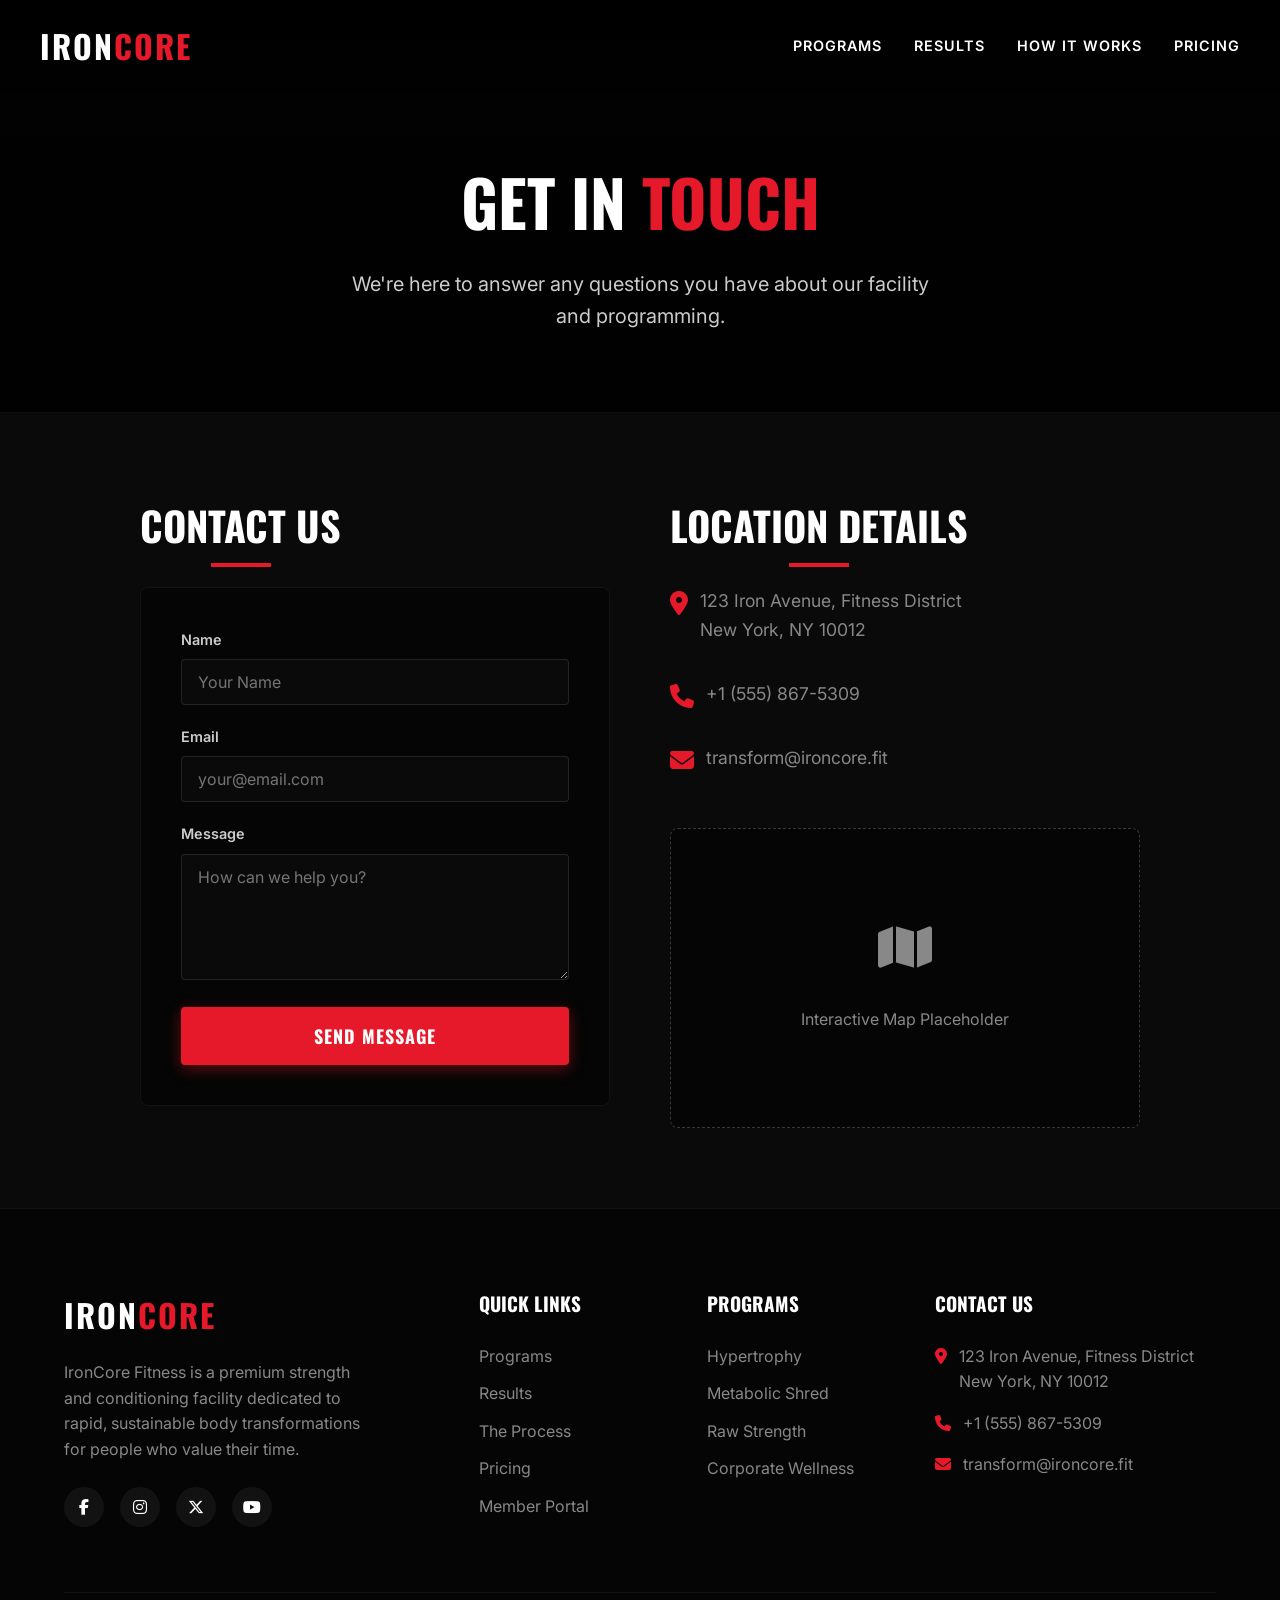
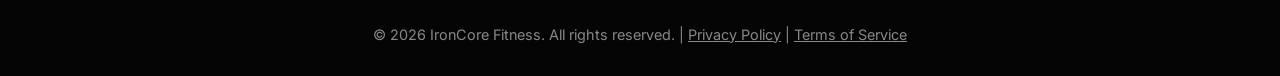
<file: contact.html>
<!DOCTYPE html>
<html lang="en">

<head>
    <meta charset="UTF-8">
    <meta name="viewport" content="width=device-width, initial-scale=1.0">
    <title>IronCore Fitness | Achieve Your Ultimate Physique</title>
    <meta name="description"
        content="Structured fitness programs and personal training for busy professionals seeking fast, visible results.">
    <!-- Google Fonts -->
    <link rel="preconnect" href="https://fonts.googleapis.com">
    <link rel="preconnect" href="https://fonts.gstatic.com" crossorigin>
    <link
        href="https://fonts.googleapis.com/css2?family=Oswald:wght@500;700&family=Inter:wght@400;500;600;700&display=swap"
        rel="stylesheet">
    <link rel="stylesheet" href="https://cdnjs.cloudflare.com/ajax/libs/font-awesome/6.5.2/css/all.min.css">

    <link rel="stylesheet" href="style.css">
    <link rel="icon" type="image/svg+xml" href="favicon.svg">
</head>

<body>

    <!-- Navigation -->
    <header id="header">
        <div class="container nav-container">
            <a href="index.html" class="logo">Iron<span>Core</span></a>

            <button class="mobile-menu-btn" id="mobileMenuBtn">
                <i class="fa-solid fa-bars"></i>
            </button>

            <nav>
                <ul class="nav-links" id="navLinks">
                    <li><a href="programs.html">Programs</a></li>
                    <li><a href="index.html#results">Results</a></li>
                    <li><a href="index.html#how-it-works">How It Works</a></li>
                    <li><a href="index.html#pricing">Pricing</a></li>
                </ul>
            </nav>
        </div>
    </header>


    <header class="inner-page-header">
        <div class="container">
            <h1 class="inner-page-title">Get in <span>Touch</span></h1>
            <p class="inner-page-subtitle">We're here to answer any questions you have about our facility and programming.</p>
        </div>
    </header>
    <section class="inner-content">
        <div class="container">
            <div style="display: grid; grid-template-columns: 1fr 1fr; gap: 60px; max-width: 1000px; margin: 0 auto;">
                <div class="fade-in">
                    <h2 class="section-title" style="font-size: 2.5rem; margin-bottom: 30px;">Contact Us</h2>
                    <form class="ajax-form" style="background-color: var(--darker-bg); border: 1px solid rgba(255,255,255,0.05); padding: 40px; border-radius: 8px;">
                        <div class="form-group">
                            <label>Name</label>
                            <input type="text" class="form-control" required placeholder="Your Name">
                        </div>
                        <div class="form-group">
                            <label>Email</label>
                            <input type="email" class="form-control" required placeholder="your@email.com">
                        </div>
                        <div class="form-group">
                            <label>Message</label>
                            <textarea class="form-control" rows="5" required placeholder="How can we help you?"></textarea>
                        </div>
                        <button type="submit" class="btn btn-primary" style="width: 100%;">Send Message</button>
                    </form>
                </div>
                
                <div class="fade-in" style="transition-delay: 0.2s;">
                    <h2 class="section-title" style="font-size: 2.5rem; margin-bottom: 30px;">Location Details</h2>
                    <ul class="contact-info" style="font-size: 1.1rem; gap: 20px; display: flex; flex-direction: column;">
                        <li>
                            <i class="fa-solid fa-location-dot" style="font-size: 1.5rem; color: var(--primary-red);"></i>
                            <span>123 Iron Avenue, Fitness District<br>New York, NY 10012</span>
                        </li>
                        <li>
                            <i class="fa-solid fa-phone" style="font-size: 1.5rem; color: var(--primary-red);"></i>
                            <span>+1 (555) 867-5309</span>
                        </li>
                        <li>
                            <i class="fa-solid fa-envelope" style="font-size: 1.5rem; color: var(--primary-red);"></i>
                            <span>transform@ironcore.fit</span>
                        </li>
                    </ul>
                    
                    <div style="margin-top: 40px; width: 100%; height: 300px; background-color: var(--darker-bg); border: 1px dashed rgba(255,255,255,0.2); display: flex; align-items: center; justify-content: center; border-radius: 8px;">
                        <p style="color: var(--gray); text-align: center;"><i class="fa-solid fa-map" style="font-size: 3rem; margin-bottom: 10px; display: block;"></i><br>Interactive Map Placeholder</p>
                    </div>
                </div>
            </div>
        </div>
    </section>
    <!-- Footer -->
    <footer>
        <div class="container">
            <div class="footer-grid">
                <div>
                    <a href="index.html" class="logo footer-logo">Iron<span>Core</span></a>
                    <p class="footer-about">IronCore Fitness is a premium strength and conditioning facility dedicated
                        to rapid, sustainable body transformations for people who value their time.</p>
                    <div class="social-links">
                        <a href="https://facebook.com" target="_blank" rel="noopener noreferrer"><i class="fa-brands fa-facebook-f"></i></a>
                        <a href="https://instagram.com" target="_blank" rel="noopener noreferrer"><i class="fa-brands fa-instagram"></i></a>
                        <a href="https://twitter.com" target="_blank" rel="noopener noreferrer"><i class="fa-brands fa-x-twitter"></i></a>
                        <a href="https://youtube.com" target="_blank" rel="noopener noreferrer"><i class="fa-brands fa-youtube"></i></a>
                    </div>
                </div>

                <div>
                    <h4 class="footer-heading">Quick Links</h4>
                    <ul class="footer-links">
                        <li><a href="programs.html">Programs</a></li>
                        <li><a href="index.html#results">Results</a></li>
                        <li><a href="index.html#how-it-works">The Process</a></li>
                        <li><a href="index.html#pricing">Pricing</a></li>
                        <li><a href="member-portal.html">Member Portal</a></li>
                    </ul>
                </div>

                <div>
                    <h4 class="footer-heading">Programs</h4>
                    <ul class="footer-links">
                        <li><a href="hypertrophy.html">Hypertrophy</a></li>
                        <li><a href="metabolic.html">Metabolic Shred</a></li>
                        <li><a href="strength.html">Raw Strength</a></li>
                        <li><a href="contact.html">Corporate Wellness</a></li>
                    </ul>
                </div>

                <div>
                    <h4 class="footer-heading">Contact Us</h4>
                    <ul class="contact-info">
                        <li>
                            <i class="fa-solid fa-location-dot"></i>
                            <span>123 Iron Avenue, Fitness District<br>New York, NY 10012</span>
                        </li>
                        <li>
                            <i class="fa-solid fa-phone"></i>
                            <span>+1 (555) 867-5309</span>
                        </li>
                        <li>
                            <i class="fa-solid fa-envelope"></i>
                            <span>transform@ironcore.fit</span>
                        </li>
                    </ul>
                </div>
            </div>
            <div class="footer-bottom">
                <p>&copy; 2026 IronCore Fitness. All rights reserved. | <a href="privacy-policy.html"
                        style="text-decoration: underline;">Privacy Policy</a> | <a href="terms.html"
                        style="text-decoration: underline;">Terms of Service</a></p>
            </div>
        </div>
    </footer>

    <!-- Modals -->
    <div class="modal-overlay" id="membership-modal">
        <div class="modal-content">
            <button class="modal-close"><i class="fa-solid fa-xmark"></i></button>
            <h2 class="modal-title">Join IronCore</h2>
            <p class="modal-subtitle">Take the first step towards your ultimate physique.</p>
            
            <form class="ajax-form">
                <div class="form-group">
                    <label>Full Name</label>
                    <input type="text" class="form-control" required placeholder="John Doe">
                </div>
                <div class="form-group">
                    <label>Email Address</label>
                    <input type="email" class="form-control" required placeholder="john@example.com">
                </div>
                <div class="form-group">
                    <label>Phone Number</label>
                    <input type="tel" class="form-control" required placeholder="(555) 000-0000">
                </div>
                <div class="form-group">
                    <label>Selected Plan</label>
                    <select class="form-control" id="plan-select" required>
                        <option value="" disabled selected>Select a membership tier</option>
                        <option value="Access">Access ($99/mo)</option>
                        <option value="Pro Coaching">Pro Coaching ($249/mo)</option>
                        <option value="Elite Transformation">Elite Transformation ($499/mo)</option>
                    </select>
                    <!-- Hidden field to safely grab from JS if needed, but select is better -->
                    <input type="hidden" id="membership-plan" name="plan" value="">
                </div>
                <button type="submit" class="btn btn-primary" style="width: 100%; margin-top: 10px;">Submit Application</button>
            </form>
        </div>
    </div>

    <div class="modal-overlay" id="booking-modal">
        <div class="modal-content">
            <button class="modal-close"><i class="fa-solid fa-xmark"></i></button>
            <h2 class="modal-title">Book Consult</h2>
            <p class="modal-subtitle">Schedule your free 30-minute introductory session.</p>
            
            <form class="ajax-form">
                <div class="form-group">
                    <label>Full Name</label>
                    <input type="text" class="form-control" required placeholder="John Doe">
                </div>
                <div class="form-group">
                    <label>Email Address</label>
                    <input type="email" class="form-control" required placeholder="john@example.com">
                </div>
                <div class="form-group">
                    <label>Preferred Date</label>
                    <input type="date" class="form-control" required>
                </div>
                <div class="form-group">
                    <label>Preferred Time</label>
                    <select class="form-control" required>
                        <option value="" disabled selected>Select a time slot</option>
                        <option value="Morning">Morning (6AM - 11AM)</option>
                        <option value="Afternoon">Afternoon (12PM - 4PM)</option>
                        <option value="Evening">Evening (5PM - 9PM)</option>
                    </select>
                </div>
                <button type="submit" class="btn btn-primary" style="width: 100%; margin-top: 10px;">Request Session</button>
            </form>
        </div>
    </div>

    <!-- External JavaScript -->
    <script src="script.js"></script>
</body>

</html>
</file>
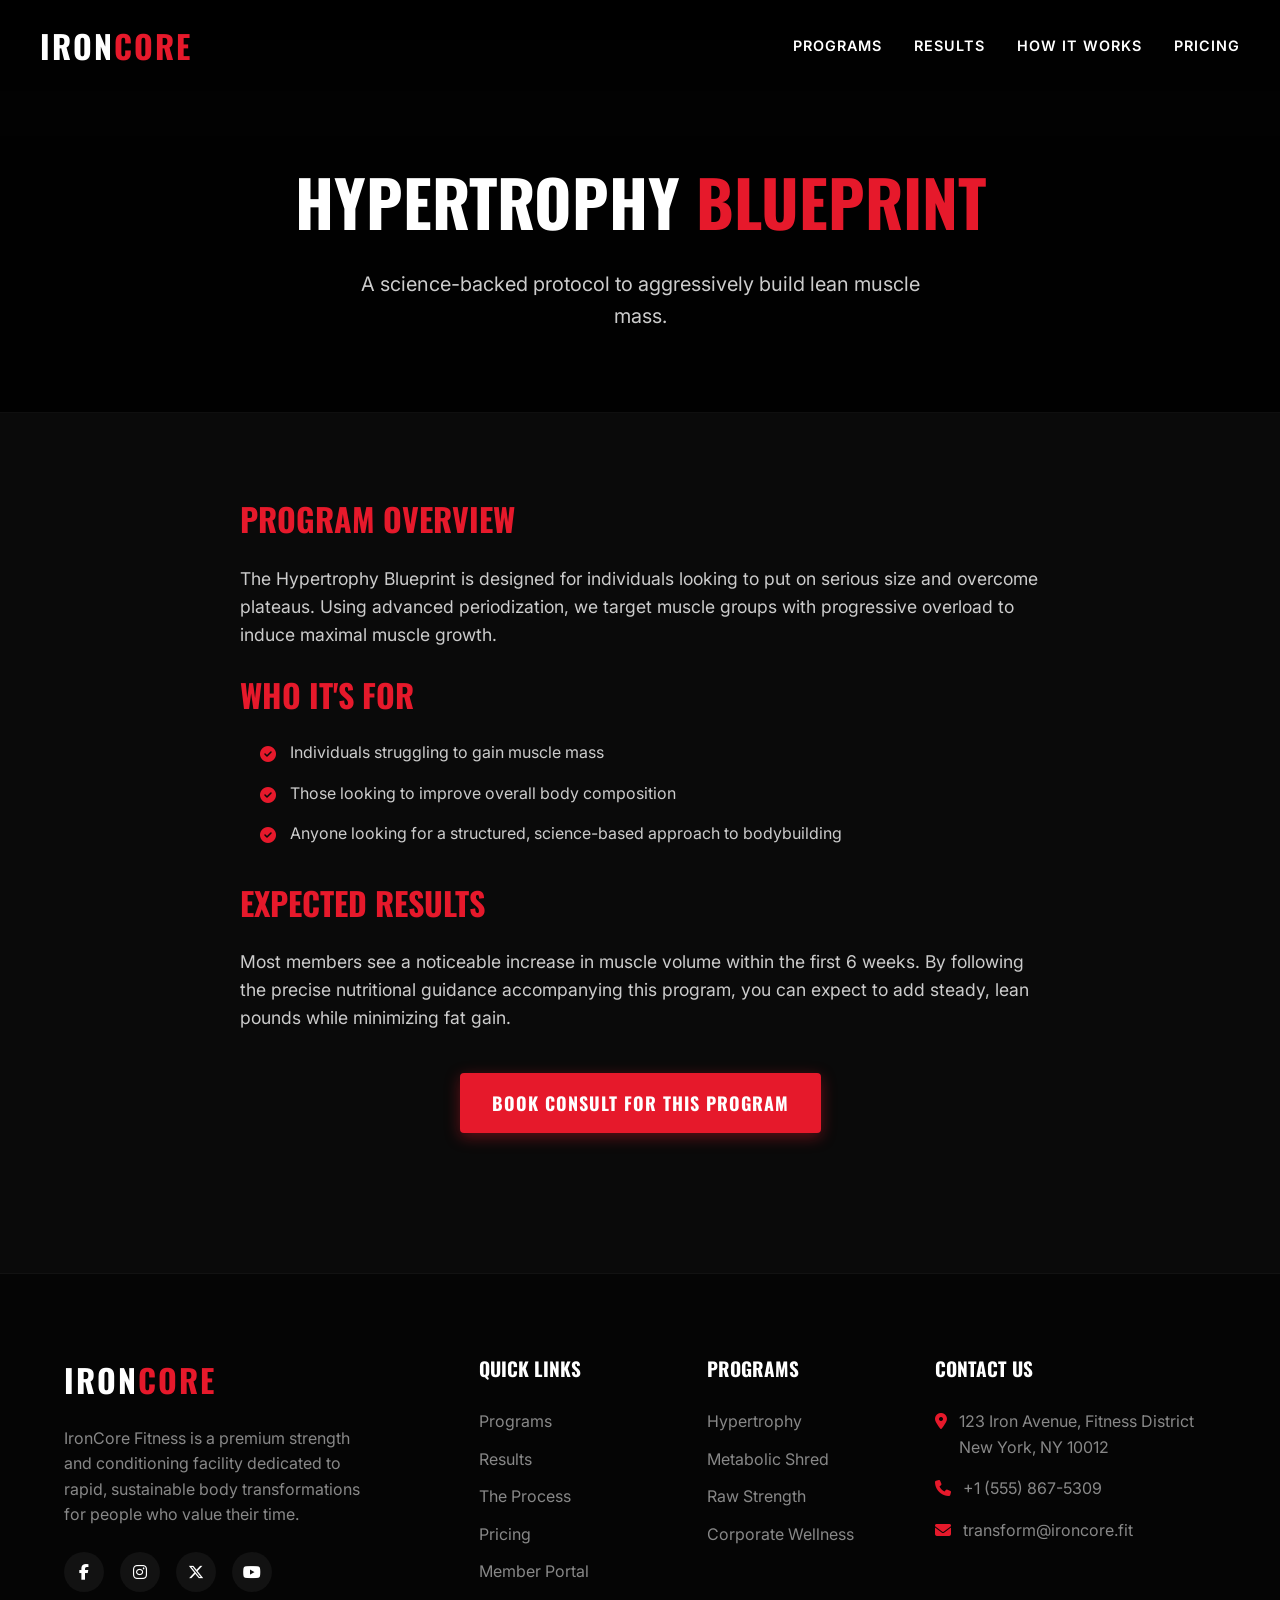
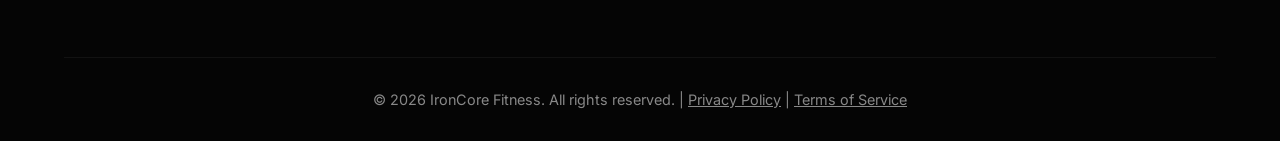
<file: hypertrophy.html>
<!DOCTYPE html>
<html lang="en">

<head>
    <meta charset="UTF-8">
    <meta name="viewport" content="width=device-width, initial-scale=1.0">
    <title>IronCore Fitness | Achieve Your Ultimate Physique</title>
    <meta name="description"
        content="Structured fitness programs and personal training for busy professionals seeking fast, visible results.">
    <!-- Google Fonts -->
    <link rel="preconnect" href="https://fonts.googleapis.com">
    <link rel="preconnect" href="https://fonts.gstatic.com" crossorigin>
    <link
        href="https://fonts.googleapis.com/css2?family=Oswald:wght@500;700&family=Inter:wght@400;500;600;700&display=swap"
        rel="stylesheet">
    <link rel="stylesheet" href="https://cdnjs.cloudflare.com/ajax/libs/font-awesome/6.5.2/css/all.min.css">

    <link rel="stylesheet" href="style.css">
    <link rel="icon" type="image/svg+xml" href="favicon.svg">
</head>

<body>

    <!-- Navigation -->
    <header id="header">
        <div class="container nav-container">
            <a href="index.html" class="logo">Iron<span>Core</span></a>

            <button class="mobile-menu-btn" id="mobileMenuBtn">
                <i class="fa-solid fa-bars"></i>
            </button>

            <nav>
                <ul class="nav-links" id="navLinks">
                    <li><a href="programs.html">Programs</a></li>
                    <li><a href="index.html#results">Results</a></li>
                    <li><a href="index.html#how-it-works">How It Works</a></li>
                    <li><a href="index.html#pricing">Pricing</a></li>
                </ul>
            </nav>
        </div>
    </header>


    <header class="inner-page-header">
        <div class="container">
            <h1 class="inner-page-title">Hypertrophy <span>Blueprint</span></h1>
            <p class="inner-page-subtitle">A science-backed protocol to aggressively build lean muscle mass.</p>
        </div>
    </header>
    <section class="inner-content">
        <div class="container">
            <div class="content-block fade-in">
                <h2>Program Overview</h2>
                <p>The Hypertrophy Blueprint is designed for individuals looking to put on serious size and overcome plateaus. Using advanced periodization, we target muscle groups with progressive overload to induce maximal muscle growth.</p>
                
                <h2>Who it's for</h2>
                <ul>
                    <li>Individuals struggling to gain muscle mass</li>
                    <li>Those looking to improve overall body composition</li>
                    <li>Anyone looking for a structured, science-based approach to bodybuilding</li>
                </ul>

                <h2>Expected Results</h2>
                <p>Most members see a noticeable increase in muscle volume within the first 6 weeks. By following the precise nutritional guidance accompanying this program, you can expect to add steady, lean pounds while minimizing fat gain.</p>
                
                <div style="margin-top: 40px; text-align: center;">
                    <a href="#booking-modal" class="btn btn-primary" data-modal-target="#booking-modal">Book Consult for this Program</a>
                </div>
            </div>
        </div>
    </section>
    <!-- Footer -->
    <footer>
        <div class="container">
            <div class="footer-grid">
                <div>
                    <a href="index.html" class="logo footer-logo">Iron<span>Core</span></a>
                    <p class="footer-about">IronCore Fitness is a premium strength and conditioning facility dedicated
                        to rapid, sustainable body transformations for people who value their time.</p>
                    <div class="social-links">
                        <a href="https://facebook.com" target="_blank" rel="noopener noreferrer"><i class="fa-brands fa-facebook-f"></i></a>
                        <a href="https://instagram.com" target="_blank" rel="noopener noreferrer"><i class="fa-brands fa-instagram"></i></a>
                        <a href="https://twitter.com" target="_blank" rel="noopener noreferrer"><i class="fa-brands fa-x-twitter"></i></a>
                        <a href="https://youtube.com" target="_blank" rel="noopener noreferrer"><i class="fa-brands fa-youtube"></i></a>
                    </div>
                </div>

                <div>
                    <h4 class="footer-heading">Quick Links</h4>
                    <ul class="footer-links">
                        <li><a href="programs.html">Programs</a></li>
                        <li><a href="index.html#results">Results</a></li>
                        <li><a href="index.html#how-it-works">The Process</a></li>
                        <li><a href="index.html#pricing">Pricing</a></li>
                        <li><a href="member-portal.html">Member Portal</a></li>
                    </ul>
                </div>

                <div>
                    <h4 class="footer-heading">Programs</h4>
                    <ul class="footer-links">
                        <li><a href="hypertrophy.html">Hypertrophy</a></li>
                        <li><a href="metabolic.html">Metabolic Shred</a></li>
                        <li><a href="strength.html">Raw Strength</a></li>
                        <li><a href="contact.html">Corporate Wellness</a></li>
                    </ul>
                </div>

                <div>
                    <h4 class="footer-heading">Contact Us</h4>
                    <ul class="contact-info">
                        <li>
                            <i class="fa-solid fa-location-dot"></i>
                            <span>123 Iron Avenue, Fitness District<br>New York, NY 10012</span>
                        </li>
                        <li>
                            <i class="fa-solid fa-phone"></i>
                            <span>+1 (555) 867-5309</span>
                        </li>
                        <li>
                            <i class="fa-solid fa-envelope"></i>
                            <span>transform@ironcore.fit</span>
                        </li>
                    </ul>
                </div>
            </div>
            <div class="footer-bottom">
                <p>&copy; 2026 IronCore Fitness. All rights reserved. | <a href="privacy-policy.html"
                        style="text-decoration: underline;">Privacy Policy</a> | <a href="terms.html"
                        style="text-decoration: underline;">Terms of Service</a></p>
            </div>
        </div>
    </footer>

    <!-- Modals -->
    <div class="modal-overlay" id="membership-modal">
        <div class="modal-content">
            <button class="modal-close"><i class="fa-solid fa-xmark"></i></button>
            <h2 class="modal-title">Join IronCore</h2>
            <p class="modal-subtitle">Take the first step towards your ultimate physique.</p>
            
            <form class="ajax-form">
                <div class="form-group">
                    <label>Full Name</label>
                    <input type="text" class="form-control" required placeholder="John Doe">
                </div>
                <div class="form-group">
                    <label>Email Address</label>
                    <input type="email" class="form-control" required placeholder="john@example.com">
                </div>
                <div class="form-group">
                    <label>Phone Number</label>
                    <input type="tel" class="form-control" required placeholder="(555) 000-0000">
                </div>
                <div class="form-group">
                    <label>Selected Plan</label>
                    <select class="form-control" id="plan-select" required>
                        <option value="" disabled selected>Select a membership tier</option>
                        <option value="Access">Access ($99/mo)</option>
                        <option value="Pro Coaching">Pro Coaching ($249/mo)</option>
                        <option value="Elite Transformation">Elite Transformation ($499/mo)</option>
                    </select>
                    <!-- Hidden field to safely grab from JS if needed, but select is better -->
                    <input type="hidden" id="membership-plan" name="plan" value="">
                </div>
                <button type="submit" class="btn btn-primary" style="width: 100%; margin-top: 10px;">Submit Application</button>
            </form>
        </div>
    </div>

    <div class="modal-overlay" id="booking-modal">
        <div class="modal-content">
            <button class="modal-close"><i class="fa-solid fa-xmark"></i></button>
            <h2 class="modal-title">Book Consult</h2>
            <p class="modal-subtitle">Schedule your free 30-minute introductory session.</p>
            
            <form class="ajax-form">
                <div class="form-group">
                    <label>Full Name</label>
                    <input type="text" class="form-control" required placeholder="John Doe">
                </div>
                <div class="form-group">
                    <label>Email Address</label>
                    <input type="email" class="form-control" required placeholder="john@example.com">
                </div>
                <div class="form-group">
                    <label>Preferred Date</label>
                    <input type="date" class="form-control" required>
                </div>
                <div class="form-group">
                    <label>Preferred Time</label>
                    <select class="form-control" required>
                        <option value="" disabled selected>Select a time slot</option>
                        <option value="Morning">Morning (6AM - 11AM)</option>
                        <option value="Afternoon">Afternoon (12PM - 4PM)</option>
                        <option value="Evening">Evening (5PM - 9PM)</option>
                    </select>
                </div>
                <button type="submit" class="btn btn-primary" style="width: 100%; margin-top: 10px;">Request Session</button>
            </form>
        </div>
    </div>

    <!-- External JavaScript -->
    <script src="script.js"></script>
</body>

</html>
</file>
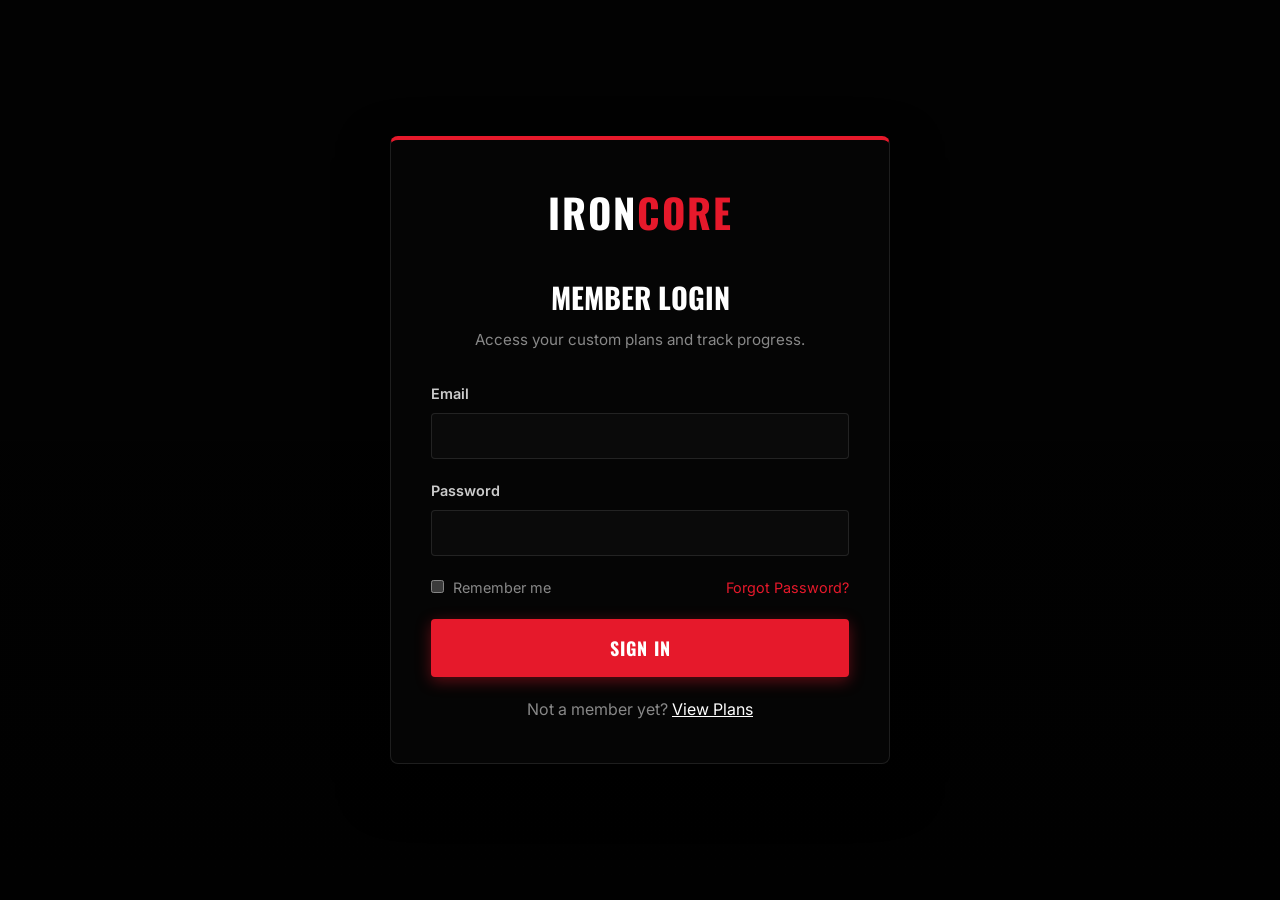
<file: member-portal.html>
<!DOCTYPE html>
<html lang="en">

<head>
    <meta charset="UTF-8">
    <meta name="viewport" content="width=device-width, initial-scale=1.0">
    <title>IronCore Fitness | Achieve Your Ultimate Physique</title>
    <meta name="description"
        content="Structured fitness programs and personal training for busy professionals seeking fast, visible results.">
    <!-- Google Fonts -->
    <link rel="preconnect" href="https://fonts.googleapis.com">
    <link rel="preconnect" href="https://fonts.gstatic.com" crossorigin>
    <link
        href="https://fonts.googleapis.com/css2?family=Oswald:wght@500;700&family=Inter:wght@400;500;600;700&display=swap"
        rel="stylesheet">
    <link rel="stylesheet" href="https://cdnjs.cloudflare.com/ajax/libs/font-awesome/6.5.2/css/all.min.css">

    <link rel="stylesheet" href="style.css">
    <link rel="icon" type="image/svg+xml" href="favicon.svg">
</head>
<body style="margin:0; overflow:hidden;">
    <section style="min-height: 100vh; display: flex; align-items: center; justify-content: center; background: linear-gradient(rgba(0,0,0,0.8), rgba(0,0,0,0.9)), url('https://images.unsplash.com/photo-1534438327276-14e5300c3a48?q=80&w=2070&auto=format&fit=crop') center/cover no-repeat;">
        <div class="modal-content fade-in visible" style="position: static; transform: none; box-shadow: 0 20px 50px rgba(0,0,0,0.8);">
            <div style="text-align: center; margin-bottom: 30px;">
                <a href="index.html" class="logo" style="font-size: 2.5rem;">Iron<span>Core</span></a>
            </div>
            <h2 class="modal-title" style="font-size: 1.8rem;">Member Login</h2>
            <p class="modal-subtitle">Access your custom plans and track progress.</p>
            
            <form class="ajax-form">
                <div class="form-group">
                    <label>Email</label>
                    <input type="email" class="form-control" required>
                </div>
                <div class="form-group">
                    <label>Password</label>
                    <input type="password" class="form-control" required>
                </div>
                <div style="display: flex; justify-content: space-between; margin-bottom: 20px; font-size: 0.9rem;">
                    <label style="color: var(--gray);"><input type="checkbox" style="margin-right: 5px;"> Remember me</label>
                    <a href="#" style="color: var(--primary-red);">Forgot Password?</a>
                </div>
                <button type="submit" class="btn btn-primary" style="width: 100%;">Sign In</button>
                <div style="text-align: center; margin-top: 20px; color: var(--gray);">
                    Not a member yet? <a href="index.html#pricing" style="color: var(--white); text-decoration: underline;">View Plans</a>
                </div>
            </form>
            <!-- Include script for generic form submission logic -->
            <script src="script.js"></script>
        </div>
    </section>
</body>
</html>
</file>
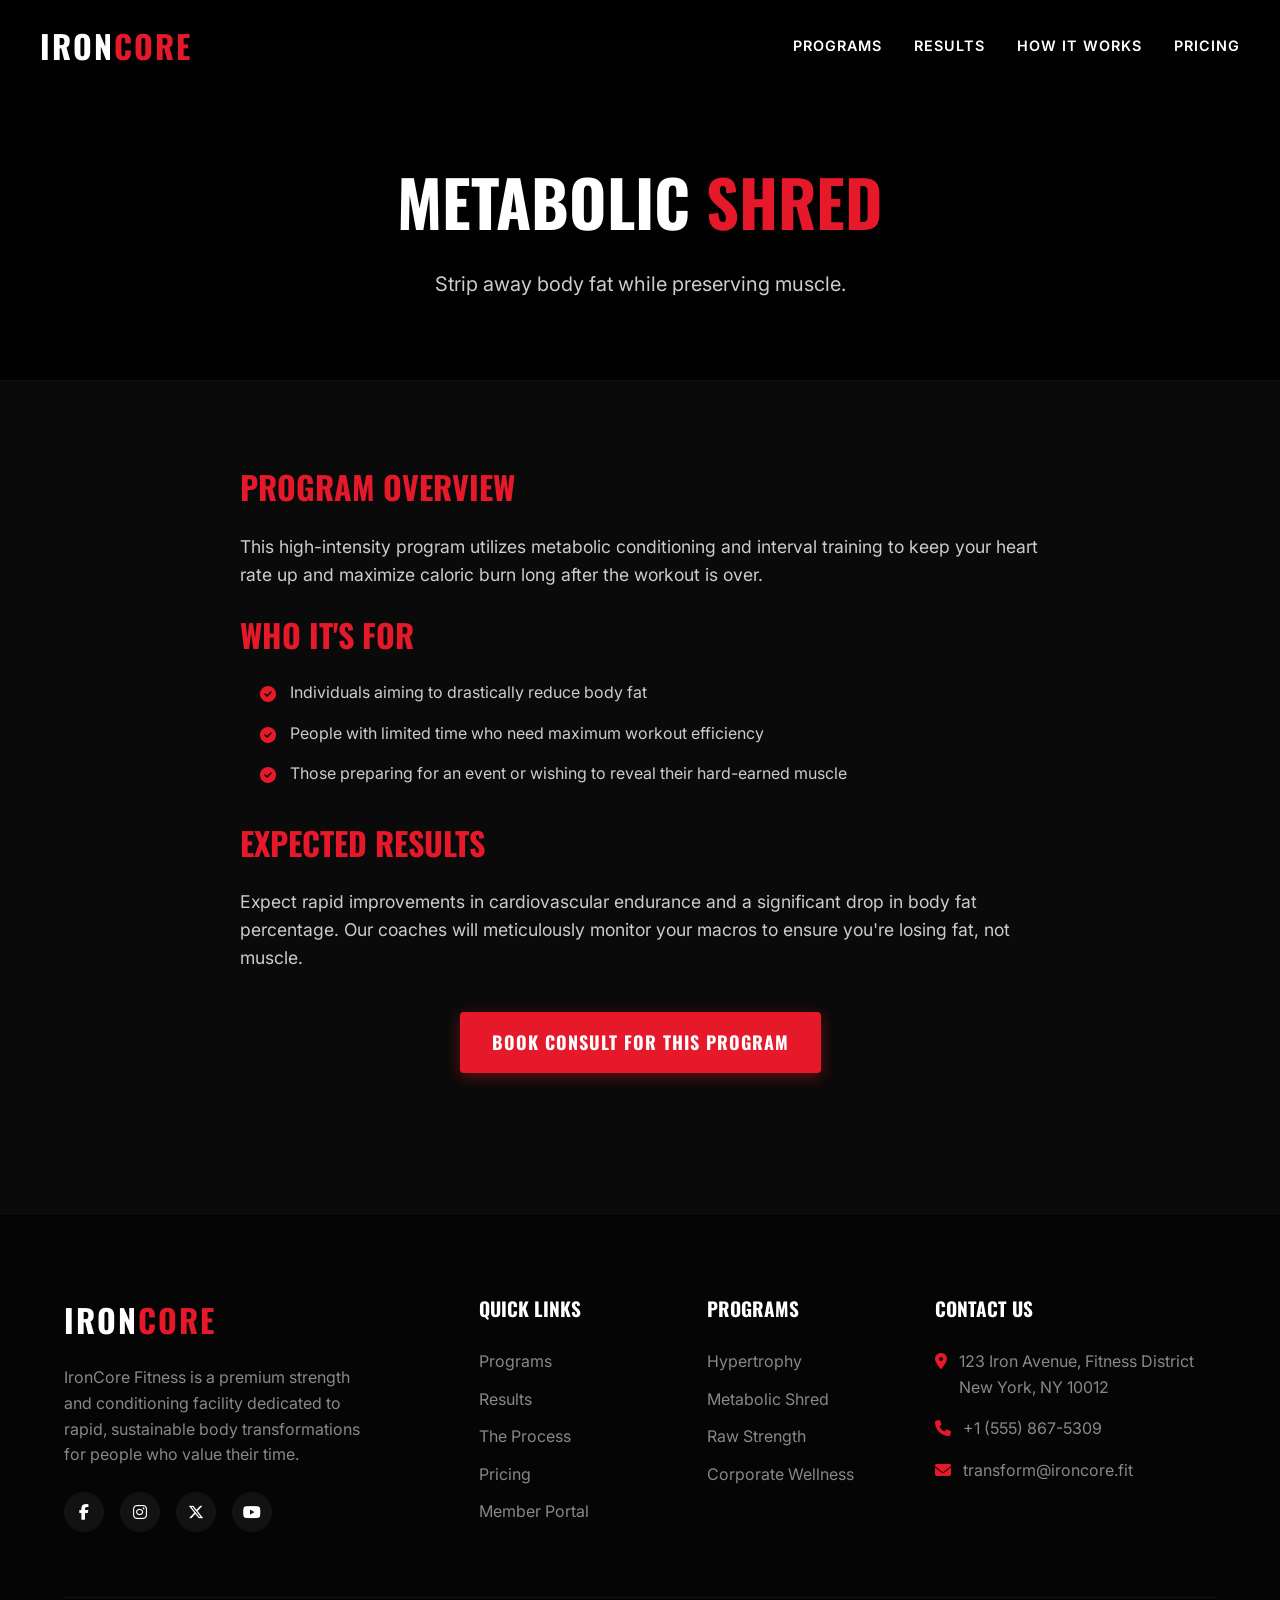
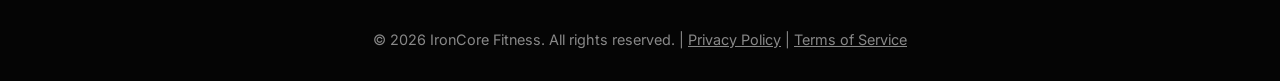
<file: metabolic.html>
<!DOCTYPE html>
<html lang="en">

<head>
    <meta charset="UTF-8">
    <meta name="viewport" content="width=device-width, initial-scale=1.0">
    <title>IronCore Fitness | Achieve Your Ultimate Physique</title>
    <meta name="description"
        content="Structured fitness programs and personal training for busy professionals seeking fast, visible results.">
    <!-- Google Fonts -->
    <link rel="preconnect" href="https://fonts.googleapis.com">
    <link rel="preconnect" href="https://fonts.gstatic.com" crossorigin>
    <link
        href="https://fonts.googleapis.com/css2?family=Oswald:wght@500;700&family=Inter:wght@400;500;600;700&display=swap"
        rel="stylesheet">
    <link rel="stylesheet" href="https://cdnjs.cloudflare.com/ajax/libs/font-awesome/6.5.2/css/all.min.css">

    <link rel="stylesheet" href="style.css">
    <link rel="icon" type="image/svg+xml" href="favicon.svg">
</head>

<body>

    <!-- Navigation -->
    <header id="header">
        <div class="container nav-container">
            <a href="index.html" class="logo">Iron<span>Core</span></a>

            <button class="mobile-menu-btn" id="mobileMenuBtn">
                <i class="fa-solid fa-bars"></i>
            </button>

            <nav>
                <ul class="nav-links" id="navLinks">
                    <li><a href="programs.html">Programs</a></li>
                    <li><a href="index.html#results">Results</a></li>
                    <li><a href="index.html#how-it-works">How It Works</a></li>
                    <li><a href="index.html#pricing">Pricing</a></li>
                </ul>
            </nav>
        </div>
    </header>


    <header class="inner-page-header">
        <div class="container">
            <h1 class="inner-page-title">Metabolic <span>Shred</span></h1>
            <p class="inner-page-subtitle">Strip away body fat while preserving muscle.</p>
        </div>
    </header>
    <section class="inner-content">
        <div class="container">
            <div class="content-block fade-in">
                <h2>Program Overview</h2>
                <p>This high-intensity program utilizes metabolic conditioning and interval training to keep your heart rate up and maximize caloric burn long after the workout is over.</p>
                
                <h2>Who it's for</h2>
                <ul>
                    <li>Individuals aiming to drastically reduce body fat</li>
                    <li>People with limited time who need maximum workout efficiency</li>
                    <li>Those preparing for an event or wishing to reveal their hard-earned muscle</li>
                </ul>

                <h2>Expected Results</h2>
                <p>Expect rapid improvements in cardiovascular endurance and a significant drop in body fat percentage. Our coaches will meticulously monitor your macros to ensure you're losing fat, not muscle.</p>

                <div style="margin-top: 40px; text-align: center;">
                    <a href="#booking-modal" class="btn btn-primary" data-modal-target="#booking-modal">Book Consult for this Program</a>
                </div>
            </div>
        </div>
    </section>
    <!-- Footer -->
    <footer>
        <div class="container">
            <div class="footer-grid">
                <div>
                    <a href="index.html" class="logo footer-logo">Iron<span>Core</span></a>
                    <p class="footer-about">IronCore Fitness is a premium strength and conditioning facility dedicated
                        to rapid, sustainable body transformations for people who value their time.</p>
                    <div class="social-links">
                        <a href="https://facebook.com" target="_blank" rel="noopener noreferrer"><i class="fa-brands fa-facebook-f"></i></a>
                        <a href="https://instagram.com" target="_blank" rel="noopener noreferrer"><i class="fa-brands fa-instagram"></i></a>
                        <a href="https://twitter.com" target="_blank" rel="noopener noreferrer"><i class="fa-brands fa-x-twitter"></i></a>
                        <a href="https://youtube.com" target="_blank" rel="noopener noreferrer"><i class="fa-brands fa-youtube"></i></a>
                    </div>
                </div>

                <div>
                    <h4 class="footer-heading">Quick Links</h4>
                    <ul class="footer-links">
                        <li><a href="programs.html">Programs</a></li>
                        <li><a href="index.html#results">Results</a></li>
                        <li><a href="index.html#how-it-works">The Process</a></li>
                        <li><a href="index.html#pricing">Pricing</a></li>
                        <li><a href="member-portal.html">Member Portal</a></li>
                    </ul>
                </div>

                <div>
                    <h4 class="footer-heading">Programs</h4>
                    <ul class="footer-links">
                        <li><a href="hypertrophy.html">Hypertrophy</a></li>
                        <li><a href="metabolic.html">Metabolic Shred</a></li>
                        <li><a href="strength.html">Raw Strength</a></li>
                        <li><a href="contact.html">Corporate Wellness</a></li>
                    </ul>
                </div>

                <div>
                    <h4 class="footer-heading">Contact Us</h4>
                    <ul class="contact-info">
                        <li>
                            <i class="fa-solid fa-location-dot"></i>
                            <span>123 Iron Avenue, Fitness District<br>New York, NY 10012</span>
                        </li>
                        <li>
                            <i class="fa-solid fa-phone"></i>
                            <span>+1 (555) 867-5309</span>
                        </li>
                        <li>
                            <i class="fa-solid fa-envelope"></i>
                            <span>transform@ironcore.fit</span>
                        </li>
                    </ul>
                </div>
            </div>
            <div class="footer-bottom">
                <p>&copy; 2026 IronCore Fitness. All rights reserved. | <a href="privacy-policy.html"
                        style="text-decoration: underline;">Privacy Policy</a> | <a href="terms.html"
                        style="text-decoration: underline;">Terms of Service</a></p>
            </div>
        </div>
    </footer>

    <!-- Modals -->
    <div class="modal-overlay" id="membership-modal">
        <div class="modal-content">
            <button class="modal-close"><i class="fa-solid fa-xmark"></i></button>
            <h2 class="modal-title">Join IronCore</h2>
            <p class="modal-subtitle">Take the first step towards your ultimate physique.</p>
            
            <form class="ajax-form">
                <div class="form-group">
                    <label>Full Name</label>
                    <input type="text" class="form-control" required placeholder="John Doe">
                </div>
                <div class="form-group">
                    <label>Email Address</label>
                    <input type="email" class="form-control" required placeholder="john@example.com">
                </div>
                <div class="form-group">
                    <label>Phone Number</label>
                    <input type="tel" class="form-control" required placeholder="(555) 000-0000">
                </div>
                <div class="form-group">
                    <label>Selected Plan</label>
                    <select class="form-control" id="plan-select" required>
                        <option value="" disabled selected>Select a membership tier</option>
                        <option value="Access">Access ($99/mo)</option>
                        <option value="Pro Coaching">Pro Coaching ($249/mo)</option>
                        <option value="Elite Transformation">Elite Transformation ($499/mo)</option>
                    </select>
                    <!-- Hidden field to safely grab from JS if needed, but select is better -->
                    <input type="hidden" id="membership-plan" name="plan" value="">
                </div>
                <button type="submit" class="btn btn-primary" style="width: 100%; margin-top: 10px;">Submit Application</button>
            </form>
        </div>
    </div>

    <div class="modal-overlay" id="booking-modal">
        <div class="modal-content">
            <button class="modal-close"><i class="fa-solid fa-xmark"></i></button>
            <h2 class="modal-title">Book Consult</h2>
            <p class="modal-subtitle">Schedule your free 30-minute introductory session.</p>
            
            <form class="ajax-form">
                <div class="form-group">
                    <label>Full Name</label>
                    <input type="text" class="form-control" required placeholder="John Doe">
                </div>
                <div class="form-group">
                    <label>Email Address</label>
                    <input type="email" class="form-control" required placeholder="john@example.com">
                </div>
                <div class="form-group">
                    <label>Preferred Date</label>
                    <input type="date" class="form-control" required>
                </div>
                <div class="form-group">
                    <label>Preferred Time</label>
                    <select class="form-control" required>
                        <option value="" disabled selected>Select a time slot</option>
                        <option value="Morning">Morning (6AM - 11AM)</option>
                        <option value="Afternoon">Afternoon (12PM - 4PM)</option>
                        <option value="Evening">Evening (5PM - 9PM)</option>
                    </select>
                </div>
                <button type="submit" class="btn btn-primary" style="width: 100%; margin-top: 10px;">Request Session</button>
            </form>
        </div>
    </div>

    <!-- External JavaScript -->
    <script src="script.js"></script>
</body>

</html>
</file>
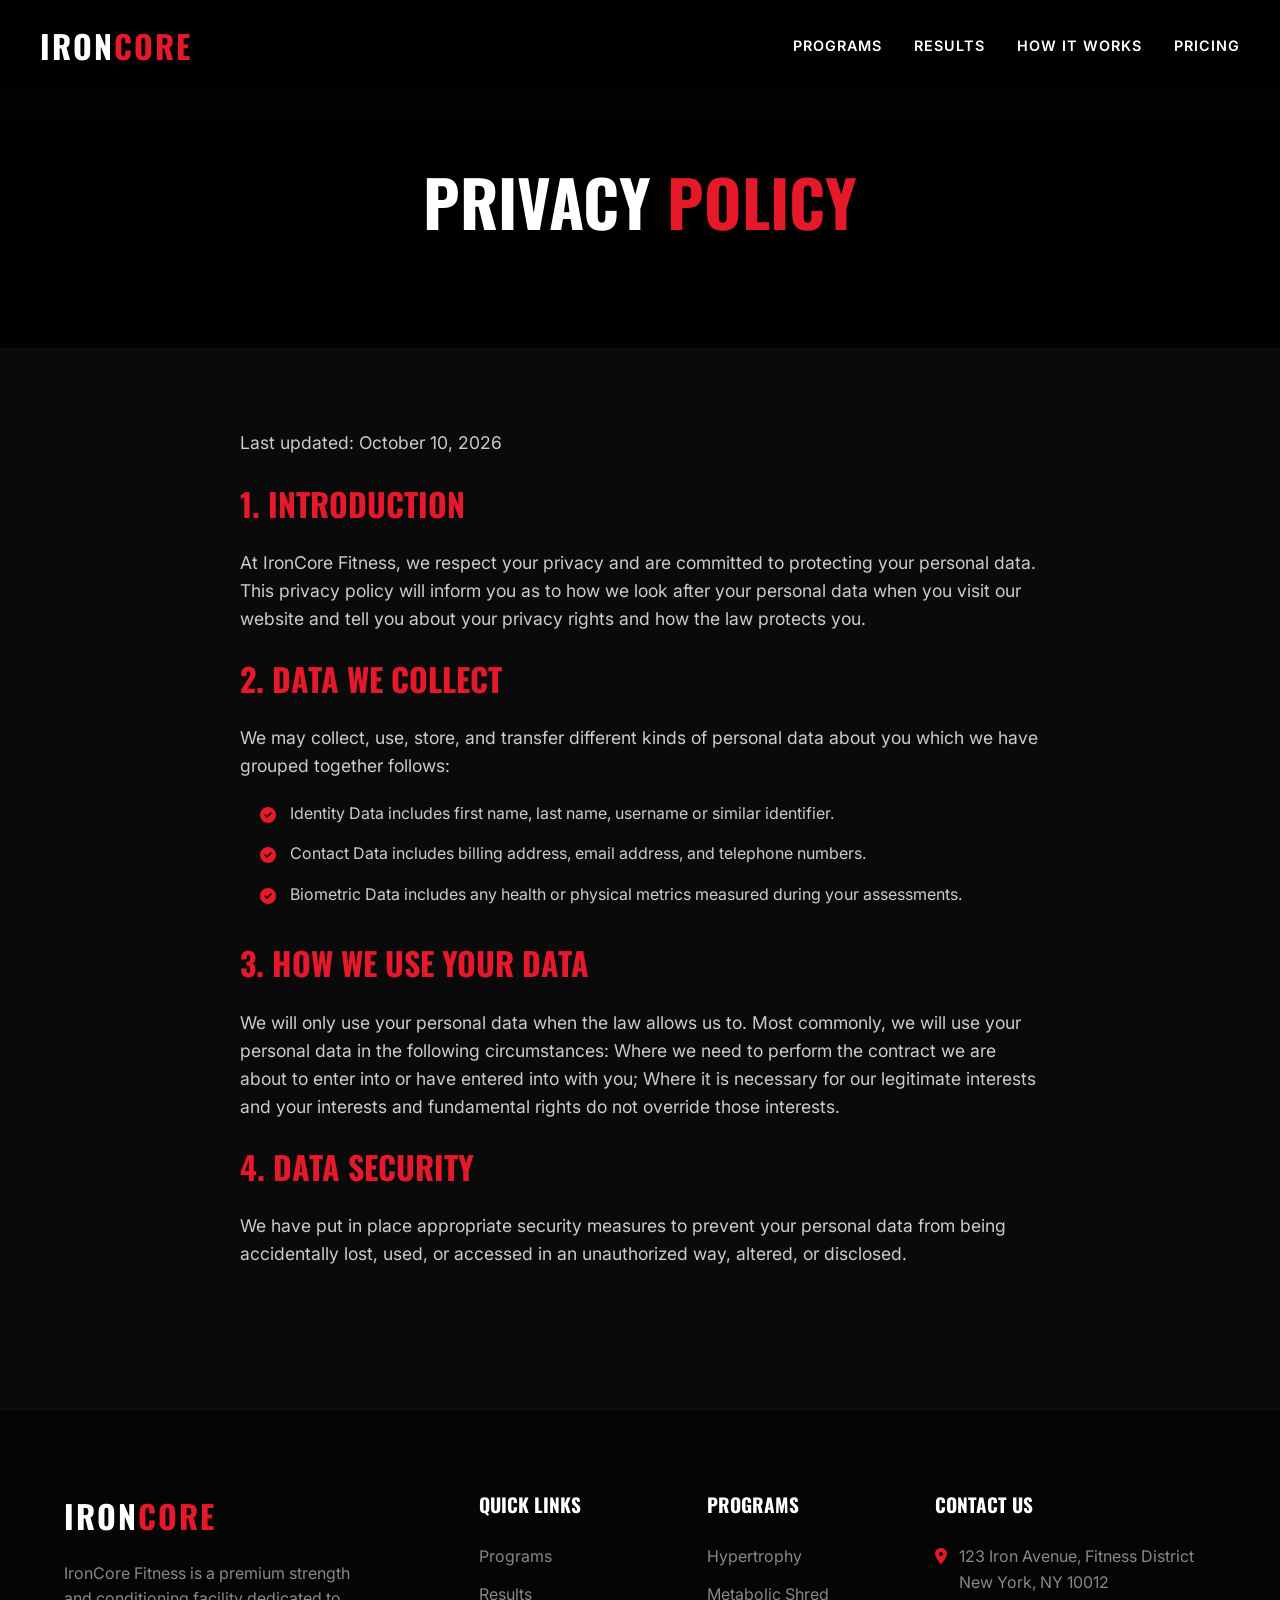
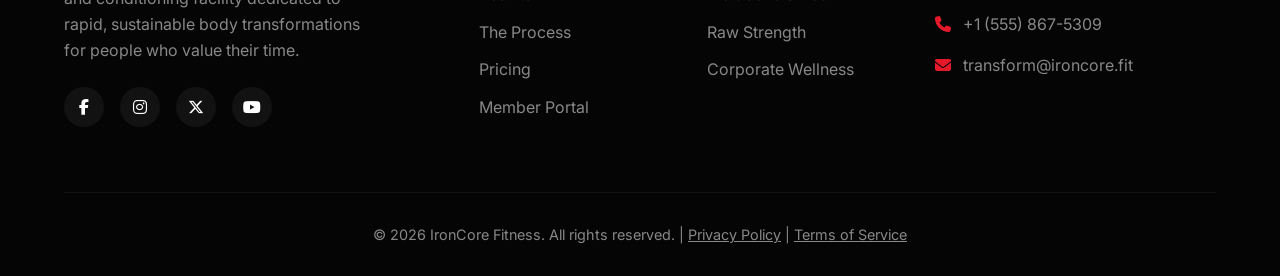
<file: privacy-policy.html>
<!DOCTYPE html>
<html lang="en">

<head>
    <meta charset="UTF-8">
    <meta name="viewport" content="width=device-width, initial-scale=1.0">
    <title>IronCore Fitness | Achieve Your Ultimate Physique</title>
    <meta name="description"
        content="Structured fitness programs and personal training for busy professionals seeking fast, visible results.">
    <!-- Google Fonts -->
    <link rel="preconnect" href="https://fonts.googleapis.com">
    <link rel="preconnect" href="https://fonts.gstatic.com" crossorigin>
    <link
        href="https://fonts.googleapis.com/css2?family=Oswald:wght@500;700&family=Inter:wght@400;500;600;700&display=swap"
        rel="stylesheet">
    <link rel="stylesheet" href="https://cdnjs.cloudflare.com/ajax/libs/font-awesome/6.5.2/css/all.min.css">

    <link rel="stylesheet" href="style.css">
    <link rel="icon" type="image/svg+xml" href="favicon.svg">
</head>

<body>

    <!-- Navigation -->
    <header id="header">
        <div class="container nav-container">
            <a href="index.html" class="logo">Iron<span>Core</span></a>

            <button class="mobile-menu-btn" id="mobileMenuBtn">
                <i class="fa-solid fa-bars"></i>
            </button>

            <nav>
                <ul class="nav-links" id="navLinks">
                    <li><a href="programs.html">Programs</a></li>
                    <li><a href="index.html#results">Results</a></li>
                    <li><a href="index.html#how-it-works">How It Works</a></li>
                    <li><a href="index.html#pricing">Pricing</a></li>
                </ul>
            </nav>
        </div>
    </header>


    <header class="inner-page-header">
        <div class="container">
            <h1 class="inner-page-title">Privacy <span>Policy</span></h1>
        </div>
    </header>
    <section class="inner-content">
        <div class="container">
            <div class="content-block fade-in">
                <p>Last updated: October 10, 2026</p>
                <h2>1. Introduction</h2>
                <p>At IronCore Fitness, we respect your privacy and are committed to protecting your personal data. This privacy policy will inform you as to how we look after your personal data when you visit our website and tell you about your privacy rights and how the law protects you.</p>
                
                <h2>2. Data We Collect</h2>
                <p>We may collect, use, store, and transfer different kinds of personal data about you which we have grouped together follows:</p>
                <ul>
                    <li>Identity Data includes first name, last name, username or similar identifier.</li>
                    <li>Contact Data includes billing address, email address, and telephone numbers.</li>
                    <li>Biometric Data includes any health or physical metrics measured during your assessments.</li>
                </ul>

                <h2>3. How We Use Your Data</h2>
                <p>We will only use your personal data when the law allows us to. Most commonly, we will use your personal data in the following circumstances: Where we need to perform the contract we are about to enter into or have entered into with you; Where it is necessary for our legitimate interests and your interests and fundamental rights do not override those interests.</p>

                <h2>4. Data Security</h2>
                <p>We have put in place appropriate security measures to prevent your personal data from being accidentally lost, used, or accessed in an unauthorized way, altered, or disclosed.</p>
            </div>
        </div>
    </section>
    <!-- Footer -->
    <footer>
        <div class="container">
            <div class="footer-grid">
                <div>
                    <a href="index.html" class="logo footer-logo">Iron<span>Core</span></a>
                    <p class="footer-about">IronCore Fitness is a premium strength and conditioning facility dedicated
                        to rapid, sustainable body transformations for people who value their time.</p>
                    <div class="social-links">
                        <a href="https://facebook.com" target="_blank" rel="noopener noreferrer"><i class="fa-brands fa-facebook-f"></i></a>
                        <a href="https://instagram.com" target="_blank" rel="noopener noreferrer"><i class="fa-brands fa-instagram"></i></a>
                        <a href="https://twitter.com" target="_blank" rel="noopener noreferrer"><i class="fa-brands fa-x-twitter"></i></a>
                        <a href="https://youtube.com" target="_blank" rel="noopener noreferrer"><i class="fa-brands fa-youtube"></i></a>
                    </div>
                </div>

                <div>
                    <h4 class="footer-heading">Quick Links</h4>
                    <ul class="footer-links">
                        <li><a href="programs.html">Programs</a></li>
                        <li><a href="index.html#results">Results</a></li>
                        <li><a href="index.html#how-it-works">The Process</a></li>
                        <li><a href="index.html#pricing">Pricing</a></li>
                        <li><a href="member-portal.html">Member Portal</a></li>
                    </ul>
                </div>

                <div>
                    <h4 class="footer-heading">Programs</h4>
                    <ul class="footer-links">
                        <li><a href="hypertrophy.html">Hypertrophy</a></li>
                        <li><a href="metabolic.html">Metabolic Shred</a></li>
                        <li><a href="strength.html">Raw Strength</a></li>
                        <li><a href="contact.html">Corporate Wellness</a></li>
                    </ul>
                </div>

                <div>
                    <h4 class="footer-heading">Contact Us</h4>
                    <ul class="contact-info">
                        <li>
                            <i class="fa-solid fa-location-dot"></i>
                            <span>123 Iron Avenue, Fitness District<br>New York, NY 10012</span>
                        </li>
                        <li>
                            <i class="fa-solid fa-phone"></i>
                            <span>+1 (555) 867-5309</span>
                        </li>
                        <li>
                            <i class="fa-solid fa-envelope"></i>
                            <span>transform@ironcore.fit</span>
                        </li>
                    </ul>
                </div>
            </div>
            <div class="footer-bottom">
                <p>&copy; 2026 IronCore Fitness. All rights reserved. | <a href="privacy-policy.html"
                        style="text-decoration: underline;">Privacy Policy</a> | <a href="terms.html"
                        style="text-decoration: underline;">Terms of Service</a></p>
            </div>
        </div>
    </footer>

    <!-- Modals -->
    <div class="modal-overlay" id="membership-modal">
        <div class="modal-content">
            <button class="modal-close"><i class="fa-solid fa-xmark"></i></button>
            <h2 class="modal-title">Join IronCore</h2>
            <p class="modal-subtitle">Take the first step towards your ultimate physique.</p>
            
            <form class="ajax-form">
                <div class="form-group">
                    <label>Full Name</label>
                    <input type="text" class="form-control" required placeholder="John Doe">
                </div>
                <div class="form-group">
                    <label>Email Address</label>
                    <input type="email" class="form-control" required placeholder="john@example.com">
                </div>
                <div class="form-group">
                    <label>Phone Number</label>
                    <input type="tel" class="form-control" required placeholder="(555) 000-0000">
                </div>
                <div class="form-group">
                    <label>Selected Plan</label>
                    <select class="form-control" id="plan-select" required>
                        <option value="" disabled selected>Select a membership tier</option>
                        <option value="Access">Access ($99/mo)</option>
                        <option value="Pro Coaching">Pro Coaching ($249/mo)</option>
                        <option value="Elite Transformation">Elite Transformation ($499/mo)</option>
                    </select>
                    <!-- Hidden field to safely grab from JS if needed, but select is better -->
                    <input type="hidden" id="membership-plan" name="plan" value="">
                </div>
                <button type="submit" class="btn btn-primary" style="width: 100%; margin-top: 10px;">Submit Application</button>
            </form>
        </div>
    </div>

    <div class="modal-overlay" id="booking-modal">
        <div class="modal-content">
            <button class="modal-close"><i class="fa-solid fa-xmark"></i></button>
            <h2 class="modal-title">Book Consult</h2>
            <p class="modal-subtitle">Schedule your free 30-minute introductory session.</p>
            
            <form class="ajax-form">
                <div class="form-group">
                    <label>Full Name</label>
                    <input type="text" class="form-control" required placeholder="John Doe">
                </div>
                <div class="form-group">
                    <label>Email Address</label>
                    <input type="email" class="form-control" required placeholder="john@example.com">
                </div>
                <div class="form-group">
                    <label>Preferred Date</label>
                    <input type="date" class="form-control" required>
                </div>
                <div class="form-group">
                    <label>Preferred Time</label>
                    <select class="form-control" required>
                        <option value="" disabled selected>Select a time slot</option>
                        <option value="Morning">Morning (6AM - 11AM)</option>
                        <option value="Afternoon">Afternoon (12PM - 4PM)</option>
                        <option value="Evening">Evening (5PM - 9PM)</option>
                    </select>
                </div>
                <button type="submit" class="btn btn-primary" style="width: 100%; margin-top: 10px;">Request Session</button>
            </form>
        </div>
    </div>

    <!-- External JavaScript -->
    <script src="script.js"></script>
</body>

</html>
</file>
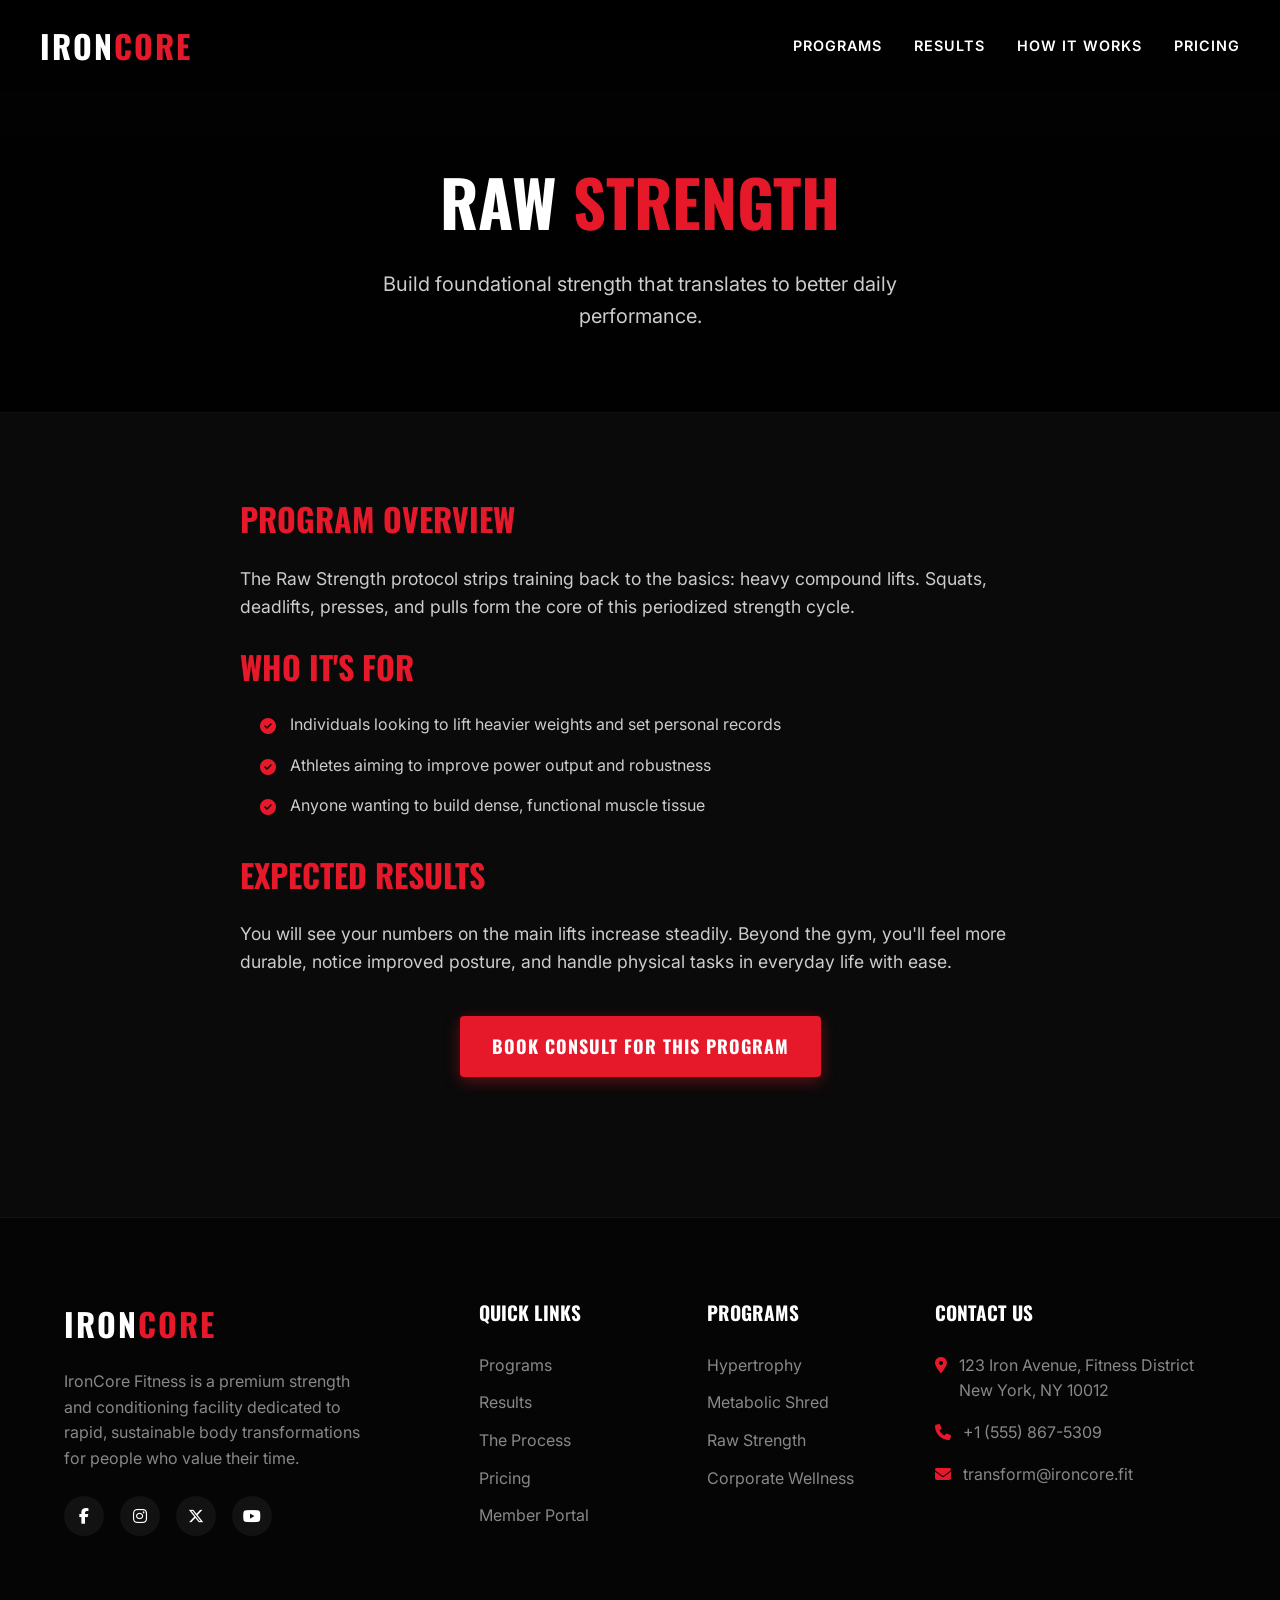
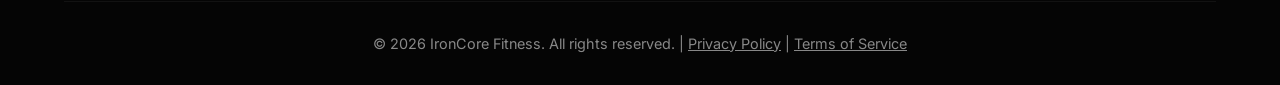
<file: strength.html>
<!DOCTYPE html>
<html lang="en">

<head>
    <meta charset="UTF-8">
    <meta name="viewport" content="width=device-width, initial-scale=1.0">
    <title>IronCore Fitness | Achieve Your Ultimate Physique</title>
    <meta name="description"
        content="Structured fitness programs and personal training for busy professionals seeking fast, visible results.">
    <!-- Google Fonts -->
    <link rel="preconnect" href="https://fonts.googleapis.com">
    <link rel="preconnect" href="https://fonts.gstatic.com" crossorigin>
    <link
        href="https://fonts.googleapis.com/css2?family=Oswald:wght@500;700&family=Inter:wght@400;500;600;700&display=swap"
        rel="stylesheet">
    <link rel="stylesheet" href="https://cdnjs.cloudflare.com/ajax/libs/font-awesome/6.5.2/css/all.min.css">

    <link rel="stylesheet" href="style.css">
    <link rel="icon" type="image/svg+xml" href="favicon.svg">
</head>

<body>

    <!-- Navigation -->
    <header id="header">
        <div class="container nav-container">
            <a href="index.html" class="logo">Iron<span>Core</span></a>

            <button class="mobile-menu-btn" id="mobileMenuBtn">
                <i class="fa-solid fa-bars"></i>
            </button>

            <nav>
                <ul class="nav-links" id="navLinks">
                    <li><a href="programs.html">Programs</a></li>
                    <li><a href="index.html#results">Results</a></li>
                    <li><a href="index.html#how-it-works">How It Works</a></li>
                    <li><a href="index.html#pricing">Pricing</a></li>
                </ul>
            </nav>
        </div>
    </header>


    <header class="inner-page-header">
        <div class="container">
            <h1 class="inner-page-title">Raw <span>Strength</span></h1>
            <p class="inner-page-subtitle">Build foundational strength that translates to better daily performance.</p>
        </div>
    </header>
    <section class="inner-content">
        <div class="container">
            <div class="content-block fade-in">
                <h2>Program Overview</h2>
                <p>The Raw Strength protocol strips training back to the basics: heavy compound lifts. Squats, deadlifts, presses, and pulls form the core of this periodized strength cycle.</p>
                
                <h2>Who it's for</h2>
                <ul>
                    <li>Individuals looking to lift heavier weights and set personal records</li>
                    <li>Athletes aiming to improve power output and robustness</li>
                    <li>Anyone wanting to build dense, functional muscle tissue</li>
                </ul>

                <h2>Expected Results</h2>
                <p>You will see your numbers on the main lifts increase steadily. Beyond the gym, you'll feel more durable, notice improved posture, and handle physical tasks in everyday life with ease.</p>

                <div style="margin-top: 40px; text-align: center;">
                    <a href="#booking-modal" class="btn btn-primary" data-modal-target="#booking-modal">Book Consult for this Program</a>
                </div>
            </div>
        </div>
    </section>
    <!-- Footer -->
    <footer>
        <div class="container">
            <div class="footer-grid">
                <div>
                    <a href="index.html" class="logo footer-logo">Iron<span>Core</span></a>
                    <p class="footer-about">IronCore Fitness is a premium strength and conditioning facility dedicated
                        to rapid, sustainable body transformations for people who value their time.</p>
                    <div class="social-links">
                        <a href="https://facebook.com" target="_blank" rel="noopener noreferrer"><i class="fa-brands fa-facebook-f"></i></a>
                        <a href="https://instagram.com" target="_blank" rel="noopener noreferrer"><i class="fa-brands fa-instagram"></i></a>
                        <a href="https://twitter.com" target="_blank" rel="noopener noreferrer"><i class="fa-brands fa-x-twitter"></i></a>
                        <a href="https://youtube.com" target="_blank" rel="noopener noreferrer"><i class="fa-brands fa-youtube"></i></a>
                    </div>
                </div>

                <div>
                    <h4 class="footer-heading">Quick Links</h4>
                    <ul class="footer-links">
                        <li><a href="programs.html">Programs</a></li>
                        <li><a href="index.html#results">Results</a></li>
                        <li><a href="index.html#how-it-works">The Process</a></li>
                        <li><a href="index.html#pricing">Pricing</a></li>
                        <li><a href="member-portal.html">Member Portal</a></li>
                    </ul>
                </div>

                <div>
                    <h4 class="footer-heading">Programs</h4>
                    <ul class="footer-links">
                        <li><a href="hypertrophy.html">Hypertrophy</a></li>
                        <li><a href="metabolic.html">Metabolic Shred</a></li>
                        <li><a href="strength.html">Raw Strength</a></li>
                        <li><a href="contact.html">Corporate Wellness</a></li>
                    </ul>
                </div>

                <div>
                    <h4 class="footer-heading">Contact Us</h4>
                    <ul class="contact-info">
                        <li>
                            <i class="fa-solid fa-location-dot"></i>
                            <span>123 Iron Avenue, Fitness District<br>New York, NY 10012</span>
                        </li>
                        <li>
                            <i class="fa-solid fa-phone"></i>
                            <span>+1 (555) 867-5309</span>
                        </li>
                        <li>
                            <i class="fa-solid fa-envelope"></i>
                            <span>transform@ironcore.fit</span>
                        </li>
                    </ul>
                </div>
            </div>
            <div class="footer-bottom">
                <p>&copy; 2026 IronCore Fitness. All rights reserved. | <a href="privacy-policy.html"
                        style="text-decoration: underline;">Privacy Policy</a> | <a href="terms.html"
                        style="text-decoration: underline;">Terms of Service</a></p>
            </div>
        </div>
    </footer>

    <!-- Modals -->
    <div class="modal-overlay" id="membership-modal">
        <div class="modal-content">
            <button class="modal-close"><i class="fa-solid fa-xmark"></i></button>
            <h2 class="modal-title">Join IronCore</h2>
            <p class="modal-subtitle">Take the first step towards your ultimate physique.</p>
            
            <form class="ajax-form">
                <div class="form-group">
                    <label>Full Name</label>
                    <input type="text" class="form-control" required placeholder="John Doe">
                </div>
                <div class="form-group">
                    <label>Email Address</label>
                    <input type="email" class="form-control" required placeholder="john@example.com">
                </div>
                <div class="form-group">
                    <label>Phone Number</label>
                    <input type="tel" class="form-control" required placeholder="(555) 000-0000">
                </div>
                <div class="form-group">
                    <label>Selected Plan</label>
                    <select class="form-control" id="plan-select" required>
                        <option value="" disabled selected>Select a membership tier</option>
                        <option value="Access">Access ($99/mo)</option>
                        <option value="Pro Coaching">Pro Coaching ($249/mo)</option>
                        <option value="Elite Transformation">Elite Transformation ($499/mo)</option>
                    </select>
                    <!-- Hidden field to safely grab from JS if needed, but select is better -->
                    <input type="hidden" id="membership-plan" name="plan" value="">
                </div>
                <button type="submit" class="btn btn-primary" style="width: 100%; margin-top: 10px;">Submit Application</button>
            </form>
        </div>
    </div>

    <div class="modal-overlay" id="booking-modal">
        <div class="modal-content">
            <button class="modal-close"><i class="fa-solid fa-xmark"></i></button>
            <h2 class="modal-title">Book Consult</h2>
            <p class="modal-subtitle">Schedule your free 30-minute introductory session.</p>
            
            <form class="ajax-form">
                <div class="form-group">
                    <label>Full Name</label>
                    <input type="text" class="form-control" required placeholder="John Doe">
                </div>
                <div class="form-group">
                    <label>Email Address</label>
                    <input type="email" class="form-control" required placeholder="john@example.com">
                </div>
                <div class="form-group">
                    <label>Preferred Date</label>
                    <input type="date" class="form-control" required>
                </div>
                <div class="form-group">
                    <label>Preferred Time</label>
                    <select class="form-control" required>
                        <option value="" disabled selected>Select a time slot</option>
                        <option value="Morning">Morning (6AM - 11AM)</option>
                        <option value="Afternoon">Afternoon (12PM - 4PM)</option>
                        <option value="Evening">Evening (5PM - 9PM)</option>
                    </select>
                </div>
                <button type="submit" class="btn btn-primary" style="width: 100%; margin-top: 10px;">Request Session</button>
            </form>
        </div>
    </div>

    <!-- External JavaScript -->
    <script src="script.js"></script>
</body>

</html>
</file>
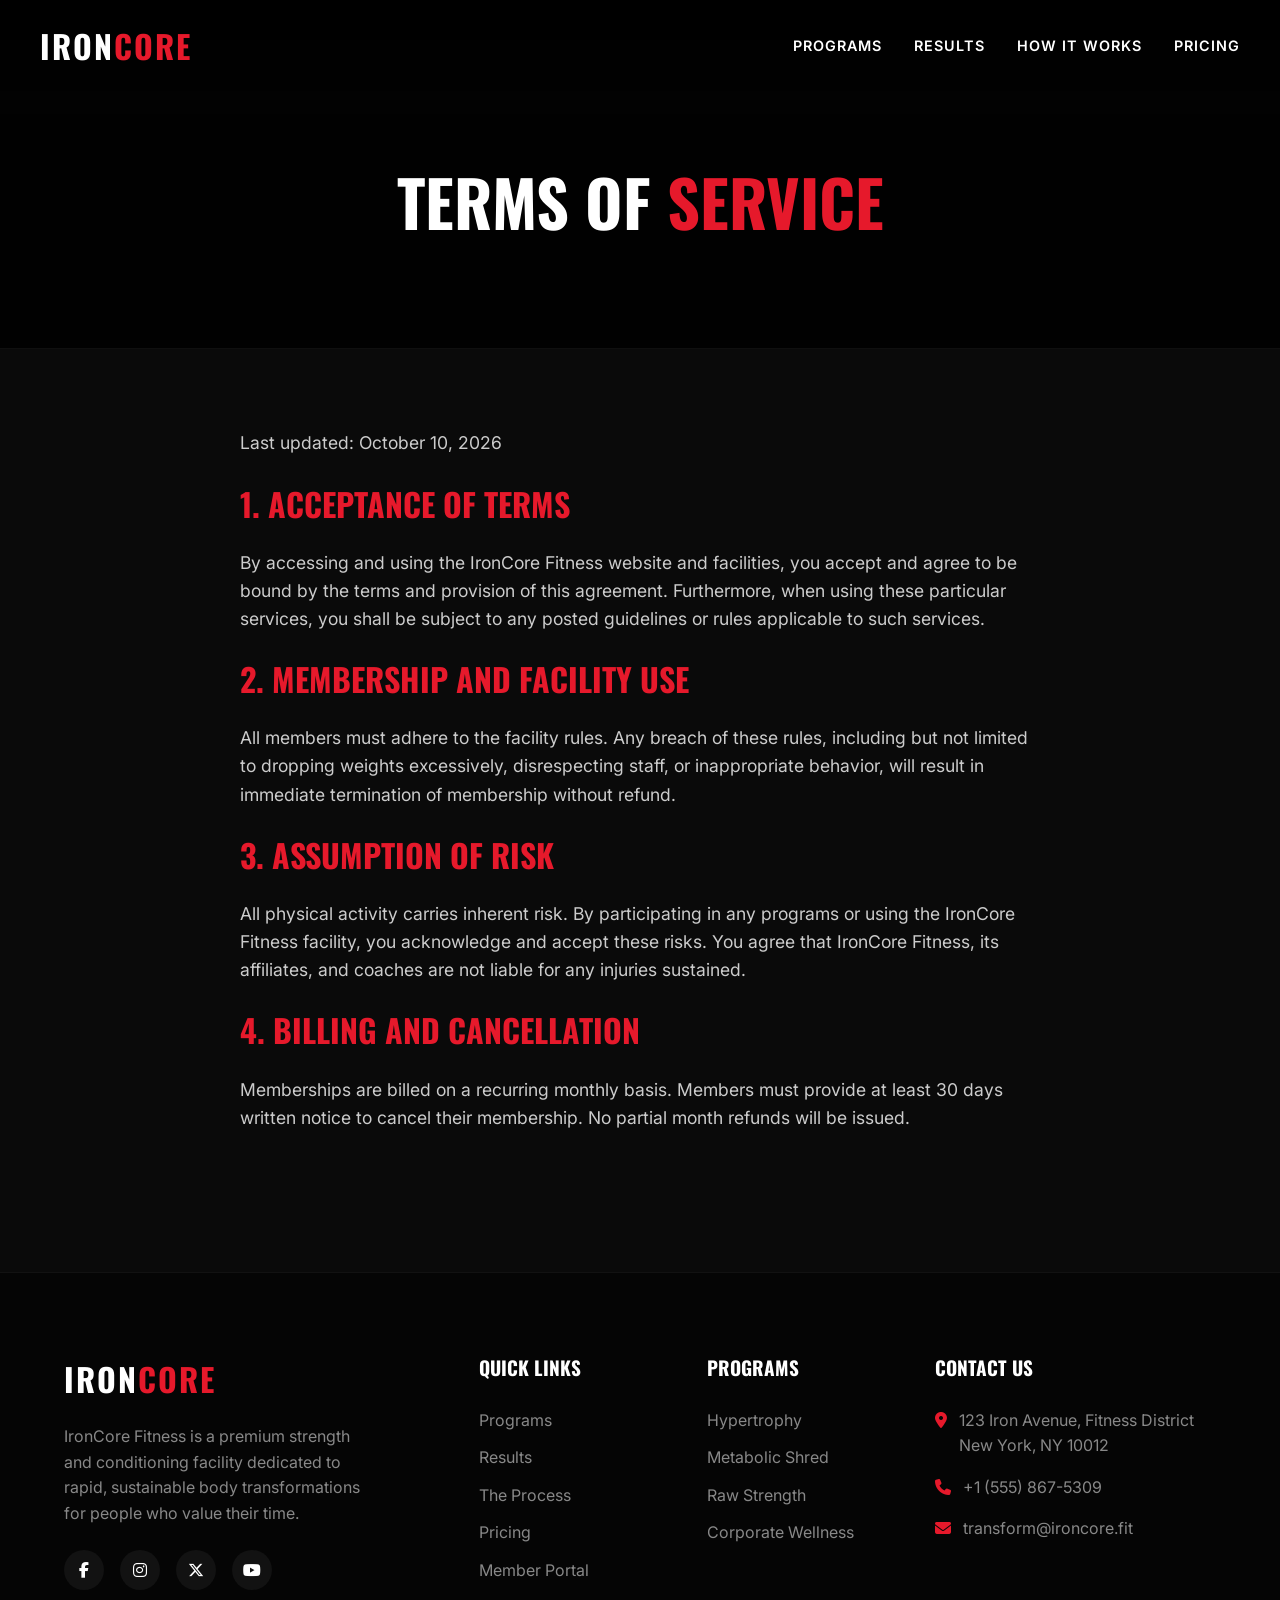
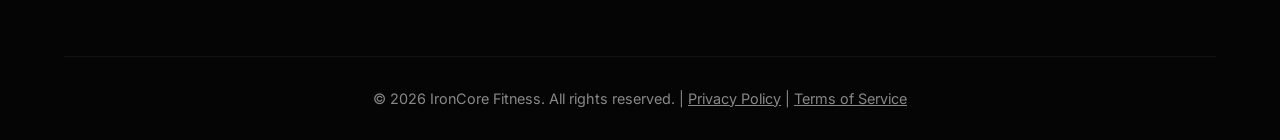
<file: terms.html>
<!DOCTYPE html>
<html lang="en">

<head>
    <meta charset="UTF-8">
    <meta name="viewport" content="width=device-width, initial-scale=1.0">
    <title>IronCore Fitness | Achieve Your Ultimate Physique</title>
    <meta name="description"
        content="Structured fitness programs and personal training for busy professionals seeking fast, visible results.">
    <!-- Google Fonts -->
    <link rel="preconnect" href="https://fonts.googleapis.com">
    <link rel="preconnect" href="https://fonts.gstatic.com" crossorigin>
    <link
        href="https://fonts.googleapis.com/css2?family=Oswald:wght@500;700&family=Inter:wght@400;500;600;700&display=swap"
        rel="stylesheet">
    <link rel="stylesheet" href="https://cdnjs.cloudflare.com/ajax/libs/font-awesome/6.5.2/css/all.min.css">

    <link rel="stylesheet" href="style.css">
    <link rel="icon" type="image/svg+xml" href="favicon.svg">
</head>

<body>

    <!-- Navigation -->
    <header id="header">
        <div class="container nav-container">
            <a href="index.html" class="logo">Iron<span>Core</span></a>

            <button class="mobile-menu-btn" id="mobileMenuBtn">
                <i class="fa-solid fa-bars"></i>
            </button>

            <nav>
                <ul class="nav-links" id="navLinks">
                    <li><a href="programs.html">Programs</a></li>
                    <li><a href="index.html#results">Results</a></li>
                    <li><a href="index.html#how-it-works">How It Works</a></li>
                    <li><a href="index.html#pricing">Pricing</a></li>
                </ul>
            </nav>
        </div>
    </header>


    <header class="inner-page-header">
        <div class="container">
            <h1 class="inner-page-title">Terms of <span>Service</span></h1>
        </div>
    </header>
    <section class="inner-content">
        <div class="container">
            <div class="content-block fade-in">
                <p>Last updated: October 10, 2026</p>
                <h2>1. Acceptance of Terms</h2>
                <p>By accessing and using the IronCore Fitness website and facilities, you accept and agree to be bound by the terms and provision of this agreement. Furthermore, when using these particular services, you shall be subject to any posted guidelines or rules applicable to such services.</p>
                
                <h2>2. Membership and Facility Use</h2>
                <p>All members must adhere to the facility rules. Any breach of these rules, including but not limited to dropping weights excessively, disrespecting staff, or inappropriate behavior, will result in immediate termination of membership without refund.</p>
                
                <h2>3. Assumption of Risk</h2>
                <p>All physical activity carries inherent risk. By participating in any programs or using the IronCore Fitness facility, you acknowledge and accept these risks. You agree that IronCore Fitness, its affiliates, and coaches are not liable for any injuries sustained.</p>

                <h2>4. Billing and Cancellation</h2>
                <p>Memberships are billed on a recurring monthly basis. Members must provide at least 30 days written notice to cancel their membership. No partial month refunds will be issued.</p>
            </div>
        </div>
    </section>
    <!-- Footer -->
    <footer>
        <div class="container">
            <div class="footer-grid">
                <div>
                    <a href="index.html" class="logo footer-logo">Iron<span>Core</span></a>
                    <p class="footer-about">IronCore Fitness is a premium strength and conditioning facility dedicated
                        to rapid, sustainable body transformations for people who value their time.</p>
                    <div class="social-links">
                        <a href="https://facebook.com" target="_blank" rel="noopener noreferrer"><i class="fa-brands fa-facebook-f"></i></a>
                        <a href="https://instagram.com" target="_blank" rel="noopener noreferrer"><i class="fa-brands fa-instagram"></i></a>
                        <a href="https://twitter.com" target="_blank" rel="noopener noreferrer"><i class="fa-brands fa-x-twitter"></i></a>
                        <a href="https://youtube.com" target="_blank" rel="noopener noreferrer"><i class="fa-brands fa-youtube"></i></a>
                    </div>
                </div>

                <div>
                    <h4 class="footer-heading">Quick Links</h4>
                    <ul class="footer-links">
                        <li><a href="programs.html">Programs</a></li>
                        <li><a href="index.html#results">Results</a></li>
                        <li><a href="index.html#how-it-works">The Process</a></li>
                        <li><a href="index.html#pricing">Pricing</a></li>
                        <li><a href="member-portal.html">Member Portal</a></li>
                    </ul>
                </div>

                <div>
                    <h4 class="footer-heading">Programs</h4>
                    <ul class="footer-links">
                        <li><a href="hypertrophy.html">Hypertrophy</a></li>
                        <li><a href="metabolic.html">Metabolic Shred</a></li>
                        <li><a href="strength.html">Raw Strength</a></li>
                        <li><a href="contact.html">Corporate Wellness</a></li>
                    </ul>
                </div>

                <div>
                    <h4 class="footer-heading">Contact Us</h4>
                    <ul class="contact-info">
                        <li>
                            <i class="fa-solid fa-location-dot"></i>
                            <span>123 Iron Avenue, Fitness District<br>New York, NY 10012</span>
                        </li>
                        <li>
                            <i class="fa-solid fa-phone"></i>
                            <span>+1 (555) 867-5309</span>
                        </li>
                        <li>
                            <i class="fa-solid fa-envelope"></i>
                            <span>transform@ironcore.fit</span>
                        </li>
                    </ul>
                </div>
            </div>
            <div class="footer-bottom">
                <p>&copy; 2026 IronCore Fitness. All rights reserved. | <a href="privacy-policy.html"
                        style="text-decoration: underline;">Privacy Policy</a> | <a href="terms.html"
                        style="text-decoration: underline;">Terms of Service</a></p>
            </div>
        </div>
    </footer>

    <!-- Modals -->
    <div class="modal-overlay" id="membership-modal">
        <div class="modal-content">
            <button class="modal-close"><i class="fa-solid fa-xmark"></i></button>
            <h2 class="modal-title">Join IronCore</h2>
            <p class="modal-subtitle">Take the first step towards your ultimate physique.</p>
            
            <form class="ajax-form">
                <div class="form-group">
                    <label>Full Name</label>
                    <input type="text" class="form-control" required placeholder="John Doe">
                </div>
                <div class="form-group">
                    <label>Email Address</label>
                    <input type="email" class="form-control" required placeholder="john@example.com">
                </div>
                <div class="form-group">
                    <label>Phone Number</label>
                    <input type="tel" class="form-control" required placeholder="(555) 000-0000">
                </div>
                <div class="form-group">
                    <label>Selected Plan</label>
                    <select class="form-control" id="plan-select" required>
                        <option value="" disabled selected>Select a membership tier</option>
                        <option value="Access">Access ($99/mo)</option>
                        <option value="Pro Coaching">Pro Coaching ($249/mo)</option>
                        <option value="Elite Transformation">Elite Transformation ($499/mo)</option>
                    </select>
                    <!-- Hidden field to safely grab from JS if needed, but select is better -->
                    <input type="hidden" id="membership-plan" name="plan" value="">
                </div>
                <button type="submit" class="btn btn-primary" style="width: 100%; margin-top: 10px;">Submit Application</button>
            </form>
        </div>
    </div>

    <div class="modal-overlay" id="booking-modal">
        <div class="modal-content">
            <button class="modal-close"><i class="fa-solid fa-xmark"></i></button>
            <h2 class="modal-title">Book Consult</h2>
            <p class="modal-subtitle">Schedule your free 30-minute introductory session.</p>
            
            <form class="ajax-form">
                <div class="form-group">
                    <label>Full Name</label>
                    <input type="text" class="form-control" required placeholder="John Doe">
                </div>
                <div class="form-group">
                    <label>Email Address</label>
                    <input type="email" class="form-control" required placeholder="john@example.com">
                </div>
                <div class="form-group">
                    <label>Preferred Date</label>
                    <input type="date" class="form-control" required>
                </div>
                <div class="form-group">
                    <label>Preferred Time</label>
                    <select class="form-control" required>
                        <option value="" disabled selected>Select a time slot</option>
                        <option value="Morning">Morning (6AM - 11AM)</option>
                        <option value="Afternoon">Afternoon (12PM - 4PM)</option>
                        <option value="Evening">Evening (5PM - 9PM)</option>
                    </select>
                </div>
                <button type="submit" class="btn btn-primary" style="width: 100%; margin-top: 10px;">Request Session</button>
            </form>
        </div>
    </div>

    <!-- External JavaScript -->
    <script src="script.js"></script>
</body>

</html>
</file>
<file: style.css>
/* CSS Variables */
        :root {
            --primary-red: #E6192B;
            --primary-red-hover: #BF101E;
            --dark-bg: #0A0A0A;
            --darker-bg: #050505;
            --light-bg: #F5F5F5;
            --white: #FFFFFF;
            --gray: #888888;
            --light-gray: #CCCCCC;
            --font-heading: 'Oswald', sans-serif;
            --font-body: 'Inter', sans-serif;
            --transition: all 0.3s cubic-bezier(0.25, 0.8, 0.25, 1);
            color-scheme: dark;
        }

        /* Reset & Base Styles */
        * {
            margin: 0;
            padding: 0;
            box-sizing: border-box;
        }

        html {
            scroll-behavior: smooth;
        }

        body {
            font-family: var(--font-body);
            color: var(--white);
            background-color: var(--dark-bg);
            line-height: 1.6;
            overflow-x: hidden;
            display: flex;
            flex-direction: column;
            min-height: 100vh;
        }

        body > * {
            flex-shrink: 0;
        }

        h1, h2, h3, h4, .logo {
            font-family: var(--font-heading);
            text-transform: uppercase;
        }

        a {
            text-decoration: none;
            color: inherit;
        }

        ul {
            list-style: none;
        }

        img {
            max-width: 100%;
            display: block;
        }

        /* Layout Utility */
        .container {
            width: 100%;
            max-width: 1200px;
            margin: 0 auto;
            padding: 0 24px;
        }

        .section-header {
            text-align: center;
            margin-bottom: 60px;
        }

        .section-title {
            font-size: 3rem;
            margin-bottom: 16px;
            color: var(--white);
            position: relative;
            display: inline-block;
        }

        .section-title::after {
            content: '';
            position: absolute;
            bottom: -10px;
            left: 50%;
            transform: translateX(-50%);
            width: 60px;
            height: 4px;
            background-color: var(--primary-red);
        }

        .section-subtitle {
            color: var(--gray);
            font-size: 1.125rem;
            max-width: 600px;
            margin: 0 auto;
        }

        /* Buttons */
        .btn {
            display: inline-flex;
            align-items: center;
            justify-content: center;
            padding: 16px 32px;
            font-size: 1.125rem;
            font-weight: 700;
            text-transform: uppercase;
            font-family: var(--font-heading);
            cursor: pointer;
            transition: var(--transition);
            border: none;
            border-radius: 4px;
            letter-spacing: 1px;
        }

        .btn-primary {
            background-color: var(--primary-red);
            color: var(--white);
            box-shadow: 0 4px 15px rgba(230, 25, 43, 0.4);
        }

        .btn-primary:hover {
            background-color: var(--primary-red-hover);
            transform: translateY(-3px);
            box-shadow: 0 8px 25px rgba(230, 25, 43, 0.6);
        }

        .btn-outline {
            background-color: transparent;
            color: var(--white);
            border: 2px solid var(--white);
        }

        .btn-outline:hover {
            background-color: var(--white);
            color: var(--dark-bg);
            transform: translateY(-3px);
        }

        /* Header Navigation */
        #header {
            position: fixed;
            top: 0;
            left: 0;
            width: 100%;
            z-index: 1000;
            transition: var(--transition);
            background: linear-gradient(to bottom, rgba(0,0,0,0.9), transparent);
        }

        #header.scrolled {
            background-color: rgba(5, 5, 5, 0.95);
            backdrop-filter: blur(10px);
            box-shadow: 0 4px 20px rgba(0,0,0,0.5);
            padding: 10px 0;
        }

        .nav-container {
            display: flex;
            justify-content: space-between;
            align-items: center;
            padding: 20px 0;
            transition: padding 0.3s ease;
        }

        #header.scrolled .nav-container {
            padding: 10px 0;
        }

        .logo {
            font-size: 2rem;
            font-weight: 700;
            color: var(--white);
            letter-spacing: 2px;
        }

        .logo span {
            color: var(--primary-red);
        }

        .nav-links {
            display: flex;
            gap: 32px;
            align-items: center;
        }

        .nav-links a {
            font-size: 0.9rem;
            font-weight: 600;
            text-transform: uppercase;
            letter-spacing: 1px;
            transition: color 0.3s;
            position: relative;
        }

        .nav-links a:hover {
            color: var(--primary-red);
        }

        .nav-links a::after {
            content: '';
            position: absolute;
            bottom: -5px;
            left: 0;
            width: 0;
            height: 2px;
            background-color: var(--primary-red);
            transition: width 0.3s;
        }

        .nav-links a:hover::after {
            width: 100%;
        }

        .mobile-menu-btn {
            display: none;
            background: none;
            border: none;
            color: var(--white);
            font-size: 1.5rem;
            cursor: pointer;
        }

        /* Hero Section */
        .hero {
            height: 100vh;
            min-height: 700px;
            position: relative;
            display: flex;
            align-items: center;
            background: linear-gradient(rgba(0, 0, 0, 0.7), rgba(0, 0, 0, 0.8)), url('https://images.unsplash.com/photo-1534438327276-14e5300c3a48?q=80&w=2070&auto=format&fit=crop') center/cover no-repeat;
        }

        .hero::after {
            content: '';
            position: absolute;
            bottom: 0;
            left: 0;
            width: 100%;
            height: 150px;
            background: linear-gradient(to top, var(--dark-bg), transparent);
        }

        .hero-content {
            position: relative;
            z-index: 10;
            max-width: 800px;
        }

        .hero-badge {
            display: inline-block;
            background-color: rgba(230, 25, 43, 0.2);
            color: var(--primary-red);
            border: 1px solid var(--primary-red);
            padding: 6px 16px;
            border-radius: 20px;
            font-weight: 600;
            font-size: 0.85rem;
            text-transform: uppercase;
            letter-spacing: 1px;
            margin-bottom: 24px;
            animation: fadeInDown 1s ease;
        }

        .hero h1 {
            font-size: 5rem;
            line-height: 1.1;
            margin-bottom: 24px;
            letter-spacing: 2px;
            animation: fadeInUp 1s ease 0.2s both;
        }

        .hero h1 span {
            color: var(--primary-red);
        }

        .hero p {
            font-size: 1.25rem;
            color: var(--light-gray);
            margin-bottom: 40px;
            max-width: 600px;
            animation: fadeInUp 1s ease 0.4s both;
        }

        .hero-ctas {
            display: flex;
            gap: 20px;
            animation: fadeInUp 1s ease 0.6s both;
        }

        /* Programs Section */
        .programs {
            padding: 100px 0;
            background-color: var(--dark-bg);
            position: relative;
        }

        .programs-grid {
            display: grid;
            grid-template-columns: repeat(3, 1fr);
            gap: 30px;
        }

        .program-card {
            background-color: var(--darker-bg);
            border: 1px solid rgba(255, 255, 255, 0.05);
            border-radius: 8px;
            overflow: hidden;
            transition: var(--transition);
            position: relative;
        }

        .program-card:hover {
            transform: translateY(-10px);
            border-color: rgba(230, 25, 43, 0.5);
            box-shadow: 0 15px 30px rgba(0,0,0,0.5);
        }

        .program-img {
            height: 250px;
            position: relative;
            overflow: hidden;
        }

        .program-img img {
            width: 100%;
            height: 100%;
            object-fit: cover;
            transition: transform 0.5s ease;
        }

        .program-card:hover .program-img img {
            transform: scale(1.1);
        }

        .program-content {
            padding: 30px;
            position: relative;
        }

        .program-icon {
            position: absolute;
            top: -25px;
            right: 30px;
            width: 50px;
            height: 50px;
            background-color: var(--primary-red);
            border-radius: 50%;
            display: flex;
            align-items: center;
            justify-content: center;
            box-shadow: 0 4px 10px rgba(0,0,0,0.3);
            font-size: 24px;
        }

        .program-title {
            font-size: 1.5rem;
            margin-bottom: 12px;
        }

        .program-desc {
            color: var(--gray);
            margin-bottom: 24px;
            font-size: 0.95rem;
        }

        .program-link {
            color: var(--primary-red);
            font-weight: 600;
            text-transform: uppercase;
            font-size: 0.9rem;
            letter-spacing: 1px;
            display: inline-flex;
            align-items: center;
            gap: 8px;
        }

        .program-link::after {
            font-family: "Font Awesome 6 Free";
            font-weight: 900;
            content: '\f061';
            transition: transform 0.3s;
        }

        .program-card:hover .program-link::after {
            transform: translateX(5px);
        }

        /* Results / Stats Section */
        .results {
            padding: 100px 0;
            background: linear-gradient(rgba(10, 10, 10, 0.9), rgba(10, 10, 10, 0.9)), url('https://images.unsplash.com/photo-1571019614242-c5c5dee9f50b?q=80&w=2070&auto=format&fit=crop') center/cover fixed;
        }

        .stats-grid {
            display: grid;
            grid-template-columns: repeat(4, 1fr);
            gap: 30px;
            margin-bottom: 80px;
            text-align: center;
        }

        .stat-item {
            padding: 30px;
            background-color: rgba(0, 0, 0, 0.6);
            border-radius: 8px;
            border: 1px solid rgba(255, 255, 255, 0.1);
        }

        .stat-number {
            font-family: var(--font-heading);
            font-size: 3.5rem;
            color: var(--primary-red);
            margin-bottom: 10px;
            line-height: 1;
        }

        .stat-label {
            font-weight: 600;
            text-transform: uppercase;
            letter-spacing: 1px;
            color: var(--light-gray);
            font-size: 0.9rem;
        }

        .testimonials {
            display: grid;
            grid-template-columns: repeat(2, 1fr);
            gap: 40px;
        }

        .testimonial-card {
            background-color: rgba(5, 5, 5, 0.8);
            border-left: 4px solid var(--primary-red);
            padding: 40px;
            border-radius: 4px;
            position: relative;
        }

        .quote-icon {
            position: absolute;
            top: 20px;
            right: 30px;
            font-family: var(--font-heading);
            font-size: 4rem;
            color: rgba(255, 255, 255, 0.05);
            line-height: 1;
        }

        .testimonial-text {
            font-size: 1.1rem;
            font-style: italic;
            color: var(--light-gray);
            margin-bottom: 30px;
            position: relative;
            z-index: 2;
        }

        .client-info {
            display: flex;
            align-items: center;
            gap: 16px;
        }

        .client-img {
            width: 60px;
            height: 60px;
            border-radius: 50%;
            object-fit: cover;
            border: 2px solid var(--primary-red);
        }

        .client-details h4 {
            font-size: 1.1rem;
            margin-bottom: 4px;
        }

        .client-details p {
            color: var(--primary-red);
            font-size: 0.85rem;
            font-weight: 600;
            text-transform: uppercase;
        }

        /* Why Us Section */
        .why-us {
            padding: 100px 0;
            background-color: var(--dark-bg);
        }

        .why-grid {
            display: grid;
            grid-template-columns: repeat(4, 1fr);
            gap: 30px;
        }

        .why-card {
            background-color: var(--darker-bg);
            border: 1px solid rgba(255, 255, 255, 0.05);
            border-radius: 8px;
            padding: 40px 30px;
            text-align: center;
            transition: var(--transition);
        }

        .why-card:hover {
            transform: translateY(-10px);
            border-color: rgba(230, 25, 43, 0.5);
            box-shadow: 0 15px 30px rgba(0,0,0,0.5);
        }

        .why-icon {
            font-size: 2.5rem;
            color: var(--primary-red);
            margin-bottom: 20px;
        }

        .why-title {
            font-size: 1.25rem;
            margin-bottom: 12px;
            color: var(--white);
        }

        .why-desc {
            color: var(--gray);
            font-size: 0.95rem;
            line-height: 1.6;
        }

        /* How It Works Section */
        .process {
            padding: 100px 0;
            background-color: var(--darker-bg);
        }

        .process-steps {
            display: grid;
            grid-template-columns: repeat(3, 1fr);
            gap: 40px;
            position: relative;
        }

        .process-steps::before {
            content: '';
            position: absolute;
            top: 60px;
            left: 10%;
            right: 10%;
            height: 2px;
            background: linear-gradient(90deg, transparent, rgba(230, 25, 43, 0.5), transparent);
            z-index: 1;
        }

        .step {
            text-align: center;
            position: relative;
            z-index: 2;
        }

        .step-number {
            width: 80px;
            height: 80px;
            background-color: var(--dark-bg);
            border: 2px solid var(--primary-red);
            border-radius: 50%;
            display: flex;
            align-items: center;
            justify-content: center;
            font-family: var(--font-heading);
            font-size: 2rem;
            color: var(--white);
            margin: 0 auto 24px;
            box-shadow: 0 0 20px rgba(0,0,0,0.5);
            transition: var(--transition);
        }

        .step:hover .step-number {
            background-color: var(--primary-red);
            transform: scale(1.1);
        }

        .step-title {
            font-size: 1.5rem;
            margin-bottom: 16px;
        }

        .step-desc {
            color: var(--gray);
            font-size: 0.95rem;
        }

        /* Pricing Section */
        .pricing {
            padding: 100px 0;
            background-color: var(--dark-bg);
        }

        .pricing-grid {
            display: grid;
            grid-template-columns: repeat(3, 1fr);
            gap: 30px;
            align-items: center;
        }

        .pricing-card {
            background-color: var(--darker-bg);
            border: 1px solid rgba(255, 255, 255, 0.05);
            border-radius: 8px;
            padding: 40px;
            text-align: center;
            transition: var(--transition);
        }

        .pricing-card.featured {
            background: linear-gradient(145deg, var(--darker-bg), #1a0204);
            border-color: var(--primary-red);
            transform: scale(1.05);
            position: relative;
            overflow: hidden;
            box-shadow: 0 20px 40px rgba(0,0,0,0.4);
        }

        .featured-badge {
            position: absolute;
            top: 20px;
            right: -30px;
            background-color: var(--primary-red);
            color: var(--white);
            padding: 5px 30px;
            font-size: 0.8rem;
            font-weight: 700;
            text-transform: uppercase;
            transform: rotate(45deg);
        }

        .pricing-card:hover:not(.featured) {
            border-color: rgba(255,255,255,0.2);
            transform: translateY(-5px);
        }

        .tier-name {
            font-size: 1.5rem;
            color: var(--light-gray);
            margin-bottom: 20px;
        }

        .featured .tier-name {
            color: var(--primary-red);
        }

        .tier-price {
            font-family: var(--font-heading);
            font-size: 3.5rem;
            margin-bottom: 30px;
            display: flex;
            justify-content: center;
            align-items: baseline;
        }

        .tier-price span {
            font-size: 1rem;
            color: var(--gray);
            font-family: var(--font-body);
            text-transform: none;
            margin-left: 5px;
        }

        .tier-features {
            margin-bottom: 40px;
            text-align: left;
        }

        .tier-features li {
            padding: 12px 0;
            border-bottom: 1px solid rgba(255,255,255,0.05);
            color: var(--light-gray);
            font-size: 0.95rem;
            display: flex;
            align-items: center;
            gap: 10px;
        }

        .tier-features li i {
            color: var(--primary-red);
        }

        .tier-features li:last-child {
            border-bottom: none;
        }

        .pricing-card .btn {
            width: 100%;
        }

        /* Final CTA */
        .final-cta {
            padding: 100px 0;
            background: linear-gradient(135deg, var(--primary-red) 0%, #8a0c17 100%);
            text-align: center;
        }

        .final-cta h2 {
            font-size: 3.5rem;
            margin-bottom: 24px;
            color: var(--white);
        }

        .final-cta p {
            font-size: 1.25rem;
            margin-bottom: 40px;
            max-width: 700px;
            margin-left: auto;
            margin-right: auto;
            color: rgba(255, 255, 255, 0.9);
        }

        .final-cta .btn-outline {
            border-color: var(--white);
            color: var(--dark-bg);
            background-color: var(--white);
        }

        .final-cta .btn-outline:hover {
            background-color: transparent;
            color: var(--white);
        }

        /* Footer */
        footer {
            background-color: var(--darker-bg);
            padding: 80px 0 30px;
            border-top: 1px solid rgba(255, 255, 255, 0.05);
            margin-top: auto;
        }

        .footer-grid {
            display: grid;
            grid-template-columns: 2fr 1fr 1fr 1.5fr;
            gap: 40px;
            margin-bottom: 60px;
        }

        .footer-logo {
            margin-bottom: 20px;
            display: block;
        }

        .footer-about {
            color: var(--gray);
            margin-bottom: 24px;
            max-width: 300px;
        }

        .social-links {
            display: flex;
            gap: 16px;
        }

        .social-links a {
            width: 40px;
            height: 40px;
            border-radius: 50%;
            background-color: rgba(255,255,255,0.05);
            display: flex;
            align-items: center;
            justify-content: center;
            transition: var(--transition);
            color: var(--white);
        }

        .social-links a:hover {
            background-color: var(--primary-red);
            transform: translateY(-3px);
        }

        .footer-heading {
            font-size: 1.2rem;
            margin-bottom: 24px;
            color: var(--white);
        }

        .footer-links li {
            margin-bottom: 12px;
        }

        .footer-links a {
            color: var(--gray);
            transition: var(--transition);
        }

        .footer-links a:hover {
            color: var(--primary-red);
            padding-left: 5px;
        }

        .contact-info li {
            display: flex;
            align-items: flex-start;
            gap: 12px;
            color: var(--gray);
            margin-bottom: 16px;
        }

        .contact-info i {
            color: var(--primary-red);
            margin-top: 4px;
        }

        .footer-bottom {
            text-align: center;
            padding-top: 30px;
            border-top: 1px solid rgba(255, 255, 255, 0.05);
            color: var(--gray);
            font-size: 0.9rem;
        }

        /* Forms & Inputs */
        .form-group {
            margin-bottom: 20px;
            text-align: left;
        }

        .form-group label {
            display: block;
            margin-bottom: 8px;
            font-weight: 600;
            color: var(--light-gray);
            font-size: 0.9rem;
        }

        .form-control {
            width: 100%;
            padding: 12px 16px;
            background-color: var(--dark-bg);
            border: 1px solid rgba(255, 255, 255, 0.1);
            border-radius: 4px;
            color: var(--white);
            font-family: var(--font-body);
            font-size: 1rem;
            transition: var(--transition);
        }

        .form-control:focus {
            outline: none;
            border-color: var(--primary-red);
            box-shadow: 0 0 0 2px rgba(230, 25, 43, 0.2);
        }


        select.form-control {
            appearance: none;
            background-image: url("data:image/svg+xml;charset=US-ASCII,%3Csvg%20xmlns%3D%22http%3A%2F%2Fwww.w3.org%2F2000%2Fsvg%22%20width%3D%22292.4%22%20height%3D%22292.4%22%3E%3Cpath%20fill%3D%22%23CCCCCC%22%20d%3D%22M287%2069.4a17.6%2017.6%200%200%200-13-5.4H18.4c-5%200-9.3%201.8-12.9%205.4A17.6%2017.6%200%200%200%200%2082.2c0%205%201.8%209.3%205.4%2012.9l128%20127.9c3.6%203.6%207.8%205.4%2012.8%205.4s9.2-1.8%2012.8-5.4L287%2095c3.5-3.5%205.4-7.8%205.4-12.8%200-5-1.9-9.2-5.4-12.8z%22%2F%3E%3C%2Fsvg%3E");
            background-repeat: no-repeat;
            background-position: right 16px top 50%;
            background-size: 12px auto;
        }

        /* Modals */
        .modal-overlay {
            position: fixed;
            top: 0;
            left: 0;
            width: 100%;
            height: 100vh;
            background-color: rgba(0, 0, 0, 0.85);
            backdrop-filter: blur(5px);
            z-index: 2000;
            display: flex;
            align-items: center;
            justify-content: center;
            opacity: 0;
            visibility: hidden;
            transition: all 0.3s ease;
        }

        .modal-overlay.active {
            opacity: 1;
            visibility: visible;
        }

        .modal-content {
            background-color: var(--darker-bg);
            border: 1px solid rgba(255, 255, 255, 0.1);
            border-top: 4px solid var(--primary-red);
            border-radius: 8px;
            width: 100%;
            max-width: 500px;
            padding: 40px;
            position: relative;
            transform: translateY(30px) scale(0.95);
            transition: all 0.4s cubic-bezier(0.25, 0.8, 0.25, 1);
            max-height: 90vh;
            overflow-y: auto;
        }

        .modal-overlay.active .modal-content {
            transform: translateY(0) scale(1);
        }

        .modal-close {
            position: absolute;
            top: 20px;
            right: 20px;
            background: none;
            border: none;
            color: var(--gray);
            font-size: 1.5rem;
            cursor: pointer;
            transition: var(--transition);
        }

        .modal-close:hover {
            color: var(--primary-red);
            transform: rotate(90deg);
        }

        .modal-title {
            font-size: 2rem;
            margin-bottom: 8px;
            text-align: center;
        }

        .modal-subtitle {
            color: var(--gray);
            text-align: center;
            margin-bottom: 30px;
            font-size: 0.95rem;
        }

        .form-success {
            display: none;
            flex-direction: column;
            align-items: center;
            justify-content: center;
            text-align: center;
            padding: 40px 0;
        }

        .success-icon {
            font-size: 4rem;
            color: #2ecc71;
            margin-bottom: 20px;
        }

        .form-success h3 {
            font-size: 1.8rem;
            margin-bottom: 10px;
        }
        
        .form-success p {
            color: var(--gray);
        }

        /* Generic Inner Page Styles */
        .inner-page-header {
            padding: 150px 0 80px;
            background: linear-gradient(rgba(0, 0, 0, 0.8), rgba(0, 0, 0, 0.95)), url('https://images.unsplash.com/photo-1534438327276-14e5300c3a48?q=80&w=2070&auto=format&fit=crop') center/cover no-repeat;
            text-align: center;
            border-bottom: 1px solid rgba(255, 255, 255, 0.05);
        }

        .inner-page-title {
            font-size: 4rem;
            margin-bottom: 16px;
            color: var(--white);
        }

        .inner-page-title span {
            color: var(--primary-red);
        }

        .inner-page-subtitle {
            color: var(--light-gray);
            font-size: 1.25rem;
            max-width: 600px;
            margin: 0 auto;
        }

        .inner-content {
            padding: 80px 0;
            background-color: var(--dark-bg);
        }
        
        .content-block {
            max-width: 800px;
            margin: 0 auto 60px;
        }
        
        .content-block h2 {
            font-size: 2rem;
            margin-bottom: 20px;
            color: var(--primary-red);
        }
        
        .content-block p {
            color: var(--light-gray);
            margin-bottom: 20px;
            font-size: 1.1rem;
        }
        
        .content-block ul {
            margin-bottom: 30px;
            padding-left: 20px;
        }
        
        .content-block li {
            position: relative;
            margin-bottom: 15px;
            color: var(--light-gray);
            padding-left: 30px;
        }
        
        .content-block li::before {
            content: '\f058';
            font-family: "Font Awesome 6 Free";
            font-weight: 900;
            position: absolute;
            left: 0;
            top: 2px;
            color: var(--primary-red);
        }

        /* Animations */
        @keyframes fadeInUp {
            from {
                opacity: 0;
                transform: translateY(30px);
            }
            to {
                opacity: 1;
                transform: translateY(0);
            }
        }

        @keyframes fadeInDown {
            from {
                opacity: 0;
                transform: translateY(-20px);
            }
            to {
                opacity: 1;
                transform: translateY(0);
            }
        }

        .fade-in {
            opacity: 0;
            transform: translateY(30px);
            transition: opacity 0.8s ease, transform 0.8s ease;
        }

        .fade-in.visible {
            opacity: 1;
            transform: translateY(0);
        }

        /* Responsive */
        @media (max-width: 1024px) {
            .hero h1 { font-size: 4rem; }
            .programs-grid { grid-template-columns: repeat(2, 1fr); }
            .stats-grid { grid-template-columns: repeat(2, 1fr); }
            .why-grid { grid-template-columns: repeat(2, 1fr); }
            .pricing-grid { grid-template-columns: repeat(2, 1fr); }
            .footer-grid { grid-template-columns: 1fr 1fr; }
        }

        @media (max-width: 768px) {
            .hero h1 { font-size: 3rem; }
            .hero p { font-size: 1.1rem; }
            .hero-ctas { flex-direction: column; width: 100%; max-width: 300px; }
            
            .mobile-menu-btn { display: block; }
            .nav-links {
                position: absolute;
                top: 100%;
                left: 0;
                width: 100%;
                background-color: var(--darker-bg);
                flex-direction: column;
                padding: 20px 0;
                clip-path: polygon(0 0, 100% 0, 100% 0, 0 0);
                transition: clip-path 0.4s ease-in-out;
            }
            .nav-links.active {
                clip-path: polygon(0 0, 100% 0, 100% 100%, 0 100%);
            }
            
            .programs-grid, .stats-grid, .why-grid, .testimonials, .process-steps, .pricing-grid, .footer-grid {
                grid-template-columns: 1fr;
            }
            
            .process-steps::before { display: none; }
            
            .pricing-card.featured { transform: scale(1); }
            
            .section-title { font-size: 2.5rem; }
        }
</file>
